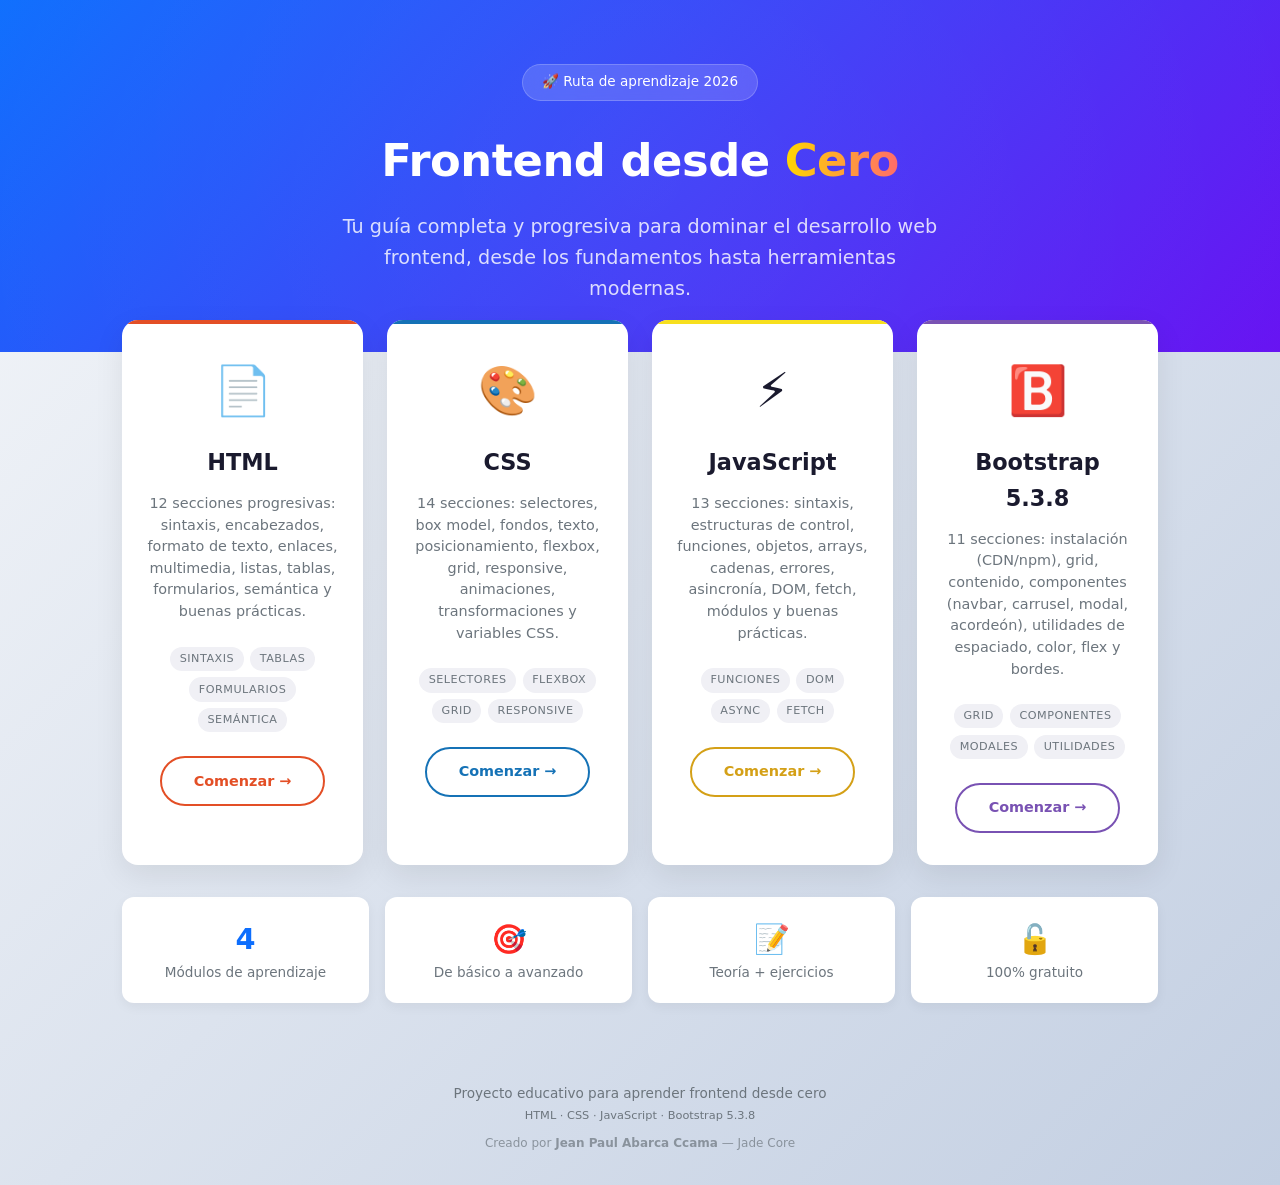
<file: index.html>
<!DOCTYPE html>
<html lang="es">
<head>
    <meta charset="UTF-8">
    <meta name="viewport" content="width=device-width, initial-scale=1.0">
    <title>Frontend desde Cero - Hub de Aprendizaje</title>
    <style>
        /* === Reset y Base === */
        *, *::before, *::after {
            box-sizing: border-box;
            margin: 0;
            padding: 0;
        }

        body {
            font-family: 'Segoe UI', system-ui, -apple-system, sans-serif;
            line-height: 1.6;
            color: #1a1a2e;
            background: linear-gradient(135deg, #f5f7fa 0%, #c3cfe2 100%);
            min-height: 100vh;
        }

        /* === Hero Section === */
        .hero {
            background: linear-gradient(135deg, #0d6efd 0%, #6610f2 100%);
            color: white;
            text-align: center;
            padding: 4rem 2rem 3rem;
            position: relative;
            overflow: hidden;
        }

        .hero::before {
            content: '';
            position: absolute;
            top: -50%;
            left: -50%;
            width: 200%;
            height: 200%;
            background: radial-gradient(circle, rgba(255,255,255,0.05) 0%, transparent 70%);
            animation: heroGlow 8s ease-in-out infinite alternate;
        }

        @keyframes heroGlow {
            0% { transform: translate(0, 0); }
            100% { transform: translate(-10%, -10%); }
        }

        .hero h1 {
            font-size: 2.8rem;
            font-weight: 800;
            margin-bottom: 1rem;
            position: relative;
            letter-spacing: -0.5px;
        }

        .hero h1 span {
            background: linear-gradient(90deg, #ffd700, #ff6b6b);
            -webkit-background-clip: text;
            -webkit-text-fill-color: transparent;
            background-clip: text;
        }

        .hero p {
            font-size: 1.2rem;
            opacity: 0.9;
            max-width: 600px;
            margin: 0 auto;
            position: relative;
            color: rgba(255, 255, 255, 0.9);
        }

        .hero-badge {
            display: inline-block;
            background: rgba(255, 255, 255, 0.15);
            backdrop-filter: blur(10px);
            padding: 0.4rem 1.2rem;
            border-radius: 50px;
            font-size: 0.85rem;
            margin-bottom: 1.5rem;
            position: relative;
            border: 1px solid rgba(255, 255, 255, 0.2);
        }

        /* === Cards Grid === */
        .cards-container {
            max-width: 1100px;
            margin: -2rem auto 2rem;
            padding: 0 2rem;
            position: relative;
            z-index: 1;
        }

        .cards-grid {
            display: grid;
            grid-template-columns: repeat(auto-fit, minmax(240px, 1fr));
            gap: 1.5rem;
        }

        .card {
            background: white;
            border-radius: 16px;
            padding: 2rem 1.5rem;
            text-align: center;
            box-shadow: 0 10px 30px rgba(0, 0, 0, 0.08);
            transition: all 0.3s cubic-bezier(0.4, 0, 0.2, 1);
            position: relative;
            overflow: hidden;
        }

        .card::before {
            content: '';
            position: absolute;
            top: 0;
            left: 0;
            right: 0;
            height: 4px;
            border-radius: 16px 16px 0 0;
        }

        .card:nth-child(1)::before { background: #e34f26; }
        .card:nth-child(2)::before { background: #1572b6; }
        .card:nth-child(3)::before { background: #f7df1e; }
        .card:nth-child(4)::before { background: #7952b3; }

        .card:hover {
            transform: translateY(-8px);
            box-shadow: 0 20px 40px rgba(0, 0, 0, 0.12);
        }

        .card-icon {
            font-size: 3rem;
            margin-bottom: 1rem;
            display: block;
        }

        .card h3 {
            font-size: 1.4rem;
            font-weight: 700;
            margin-bottom: 0.75rem;
            color: #1a1a2e;
        }

        .card p {
            font-size: 0.9rem;
            color: #6c757d;
            margin-bottom: 1.5rem;
            line-height: 1.5;
        }

        .card-tags {
            display: flex;
            flex-wrap: wrap;
            gap: 0.4rem;
            justify-content: center;
            margin-bottom: 1.5rem;
        }

        .card-tags span {
            font-size: 0.7rem;
            background: #f0f0f5;
            padding: 0.2rem 0.6rem;
            border-radius: 50px;
            color: #6c757d;
            font-weight: 500;
            text-transform: uppercase;
            letter-spacing: 0.5px;
        }

        .btn-card {
            display: inline-block;
            padding: 0.7rem 2rem;
            border-radius: 50px;
            text-decoration: none;
            font-weight: 600;
            font-size: 0.9rem;
            transition: all 0.2s;
            border: 2px solid;
            background: transparent;
        }

        .card:nth-child(1) .btn-card {
            color: #e34f26;
            border-color: #e34f26;
        }
        .card:nth-child(1) .btn-card:hover {
            background: #e34f26;
            color: white;
        }

        .card:nth-child(2) .btn-card {
            color: #1572b6;
            border-color: #1572b6;
        }
        .card:nth-child(2) .btn-card:hover {
            background: #1572b6;
            color: white;
        }

        .card:nth-child(3) .btn-card {
            color: #d4a017;
            border-color: #d4a017;
        }
        .card:nth-child(3) .btn-card:hover {
            background: #d4a017;
            color: white;
        }

        .card:nth-child(4) .btn-card {
            color: #7952b3;
            border-color: #7952b3;
        }
        .card:nth-child(4) .btn-card:hover {
            background: #7952b3;
            color: white;
        }

        /* === Stats / Info Bar === */
        .info-bar {
            max-width: 1100px;
            margin: 0 auto 3rem;
            padding: 0 2rem;
        }

        .info-grid {
            display: grid;
            grid-template-columns: repeat(auto-fit, minmax(200px, 1fr));
            gap: 1rem;
        }

        .info-item {
            background: white;
            border-radius: 12px;
            padding: 1.2rem;
            text-align: center;
            box-shadow: 0 4px 12px rgba(0, 0, 0, 0.05);
        }

        .info-item .number {
            font-size: 1.8rem;
            font-weight: 800;
            color: #0d6efd;
        }

        .info-item .label {
            font-size: 0.85rem;
            color: #6c757d;
        }

        /* === Footer === */
        footer {
            text-align: center;
            padding: 2rem;
            color: #6c757d;
            font-size: 0.85rem;
        }

        footer a {
            color: #0d6efd;
            text-decoration: none;
        }

        footer a:hover {
            text-decoration: underline;
        }

        /* === Responsive === */
        @media (max-width: 768px) {
            .hero {
                padding: 2.5rem 1.5rem 2rem;
            }
            .cards-container {
                margin-top: -1.5rem;
            }
            .cards-grid {
                grid-template-columns: repeat(2, 1fr);
                gap: 1rem;
            }
            .info-grid {
                grid-template-columns: repeat(2, 1fr);
            }
        }

        @media (max-width: 480px) {
            .hero h1 {
                font-size: 1.6rem;
            }
            .hero p {
                font-size: 0.95rem;
            }
            .hero-badge {
                font-size: 0.75rem;
                padding: 0.3rem 1rem;
            }
            .cards-container {
                padding: 0 0.75rem;
                margin-top: -1rem;
            }
            .cards-grid {
                grid-template-columns: 1fr;
                gap: 0.75rem;
            }
            .card {
                padding: 1.25rem 1rem;
            }
            .card-icon {
                font-size: 2rem;
            }
            .card h3 {
                font-size: 1.1rem;
            }
            .card p {
                font-size: 0.8rem;
            }
            .card-tags span {
                font-size: 0.6rem;
            }
            .btn-card {
                padding: 0.5rem 1.25rem;
                font-size: 0.8rem;
            }
            .info-bar {
                padding: 0 0.75rem;
            }
            .info-grid {
                grid-template-columns: 1fr;
                gap: 0.5rem;
            }
            .info-item {
                padding: 0.75rem;
            }
            .info-item .number {
                font-size: 1.3rem;
            }
        }
    </style>
</head>
<body>
    <section class="hero">
        <div class="hero-badge">🚀 Ruta de aprendizaje 2026</div>
        <h1>Frontend desde <span>Cero</span></h1>
        <p>Tu guía completa y progresiva para dominar el desarrollo web frontend, desde los fundamentos hasta herramientas modernas.</p>
    </section>

    <div class="cards-container">
        <div class="cards-grid">
            <div class="card">
                <span class="card-icon">📄</span>
                <h3>HTML</h3>
                <p>12 secciones progresivas: sintaxis, encabezados, formato de texto, enlaces, multimedia, listas, tablas, formularios, semántica y buenas prácticas.</p>
                <div class="card-tags">
                    <span>sintaxis</span>
                    <span>tablas</span>
                    <span>formularios</span>
                    <span>semántica</span>
                </div>
                <a href="html/index.html" class="btn-card">Comenzar →</a>
            </div>

            <div class="card">
                <span class="card-icon">🎨</span>
                <h3>CSS</h3>
                <p>14 secciones: selectores, box model, fondos, texto, posicionamiento, flexbox, grid, responsive, animaciones, transformaciones y variables CSS.</p>
                <div class="card-tags">
                    <span>selectores</span>
                    <span>flexbox</span>
                    <span>grid</span>
                    <span>responsive</span>
                </div>
                <a href="css/index.html" class="btn-card">Comenzar →</a>
            </div>

            <div class="card">
                <span class="card-icon">⚡</span>
                <h3>JavaScript</h3>
                <p>13 secciones: sintaxis, estructuras de control, funciones, objetos, arrays, cadenas, errores, asincronía, DOM, fetch, módulos y buenas prácticas.</p>
                <div class="card-tags">
                    <span>funciones</span>
                    <span>DOM</span>
                    <span>async</span>
                    <span>fetch</span>
                </div>
                <a href="js/index.html" class="btn-card">Comenzar →</a>
            </div>

            <div class="card">
                <span class="card-icon">🅱️</span>
                <h3>Bootstrap 5.3.8</h3>
                <p>11 secciones: instalación (CDN/npm), grid, contenido, componentes (navbar, carrusel, modal, acordeón), utilidades de espaciado, color, flex y bordes.</p>
                <div class="card-tags">
                    <span>grid</span>
                    <span>componentes</span>
                    <span>modales</span>
                    <span>utilidades</span>
                </div>
                <a href="bootstrap/index.html" class="btn-card">Comenzar →</a>
            </div>
        </div>
    </div>

    <section class="info-bar">
        <div class="info-grid">
            <div class="info-item">
                <div class="number">4</div>
                <div class="label">Módulos de aprendizaje</div>
            </div>
            <div class="info-item">
                <div class="number">🎯</div>
                <div class="label">De básico a avanzado</div>
            </div>
            <div class="info-item">
                <div class="number">📝</div>
                <div class="label">Teoría + ejercicios</div>
            </div>
            <div class="info-item">
                <div class="number">🔓</div>
                <div class="label">100% gratuito</div>
            </div>
        </div>
    </section>

    <footer>
        <p>Proyecto educativo para aprender frontend desde cero</p>
        <p><small>HTML · CSS · JavaScript · Bootstrap 5.3.8</small></p>
        <p style="margin-top: 0.5rem; font-size: 0.75rem; opacity: 0.7;">Creado por <strong>Jean Paul Abarca Ccama</strong> — Jade Core</p>
    </footer>
</body>
</html>
</file>
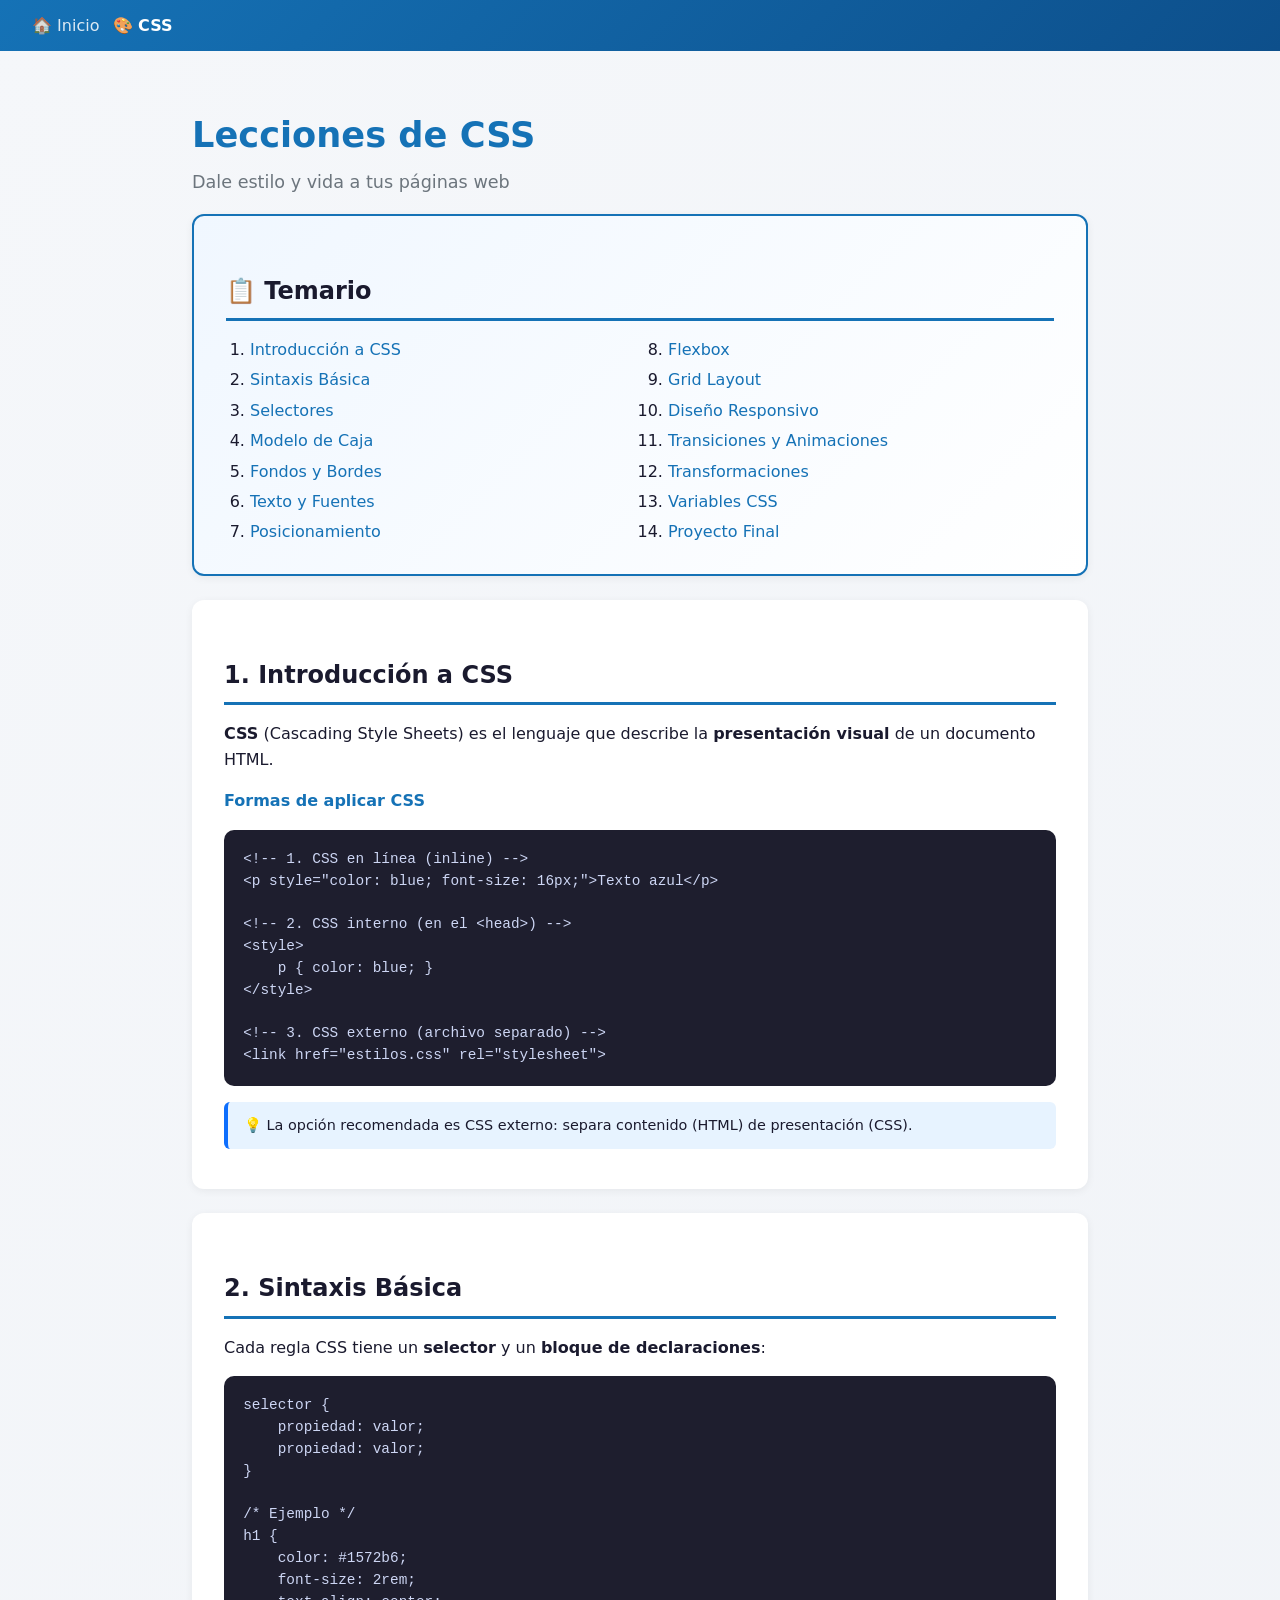
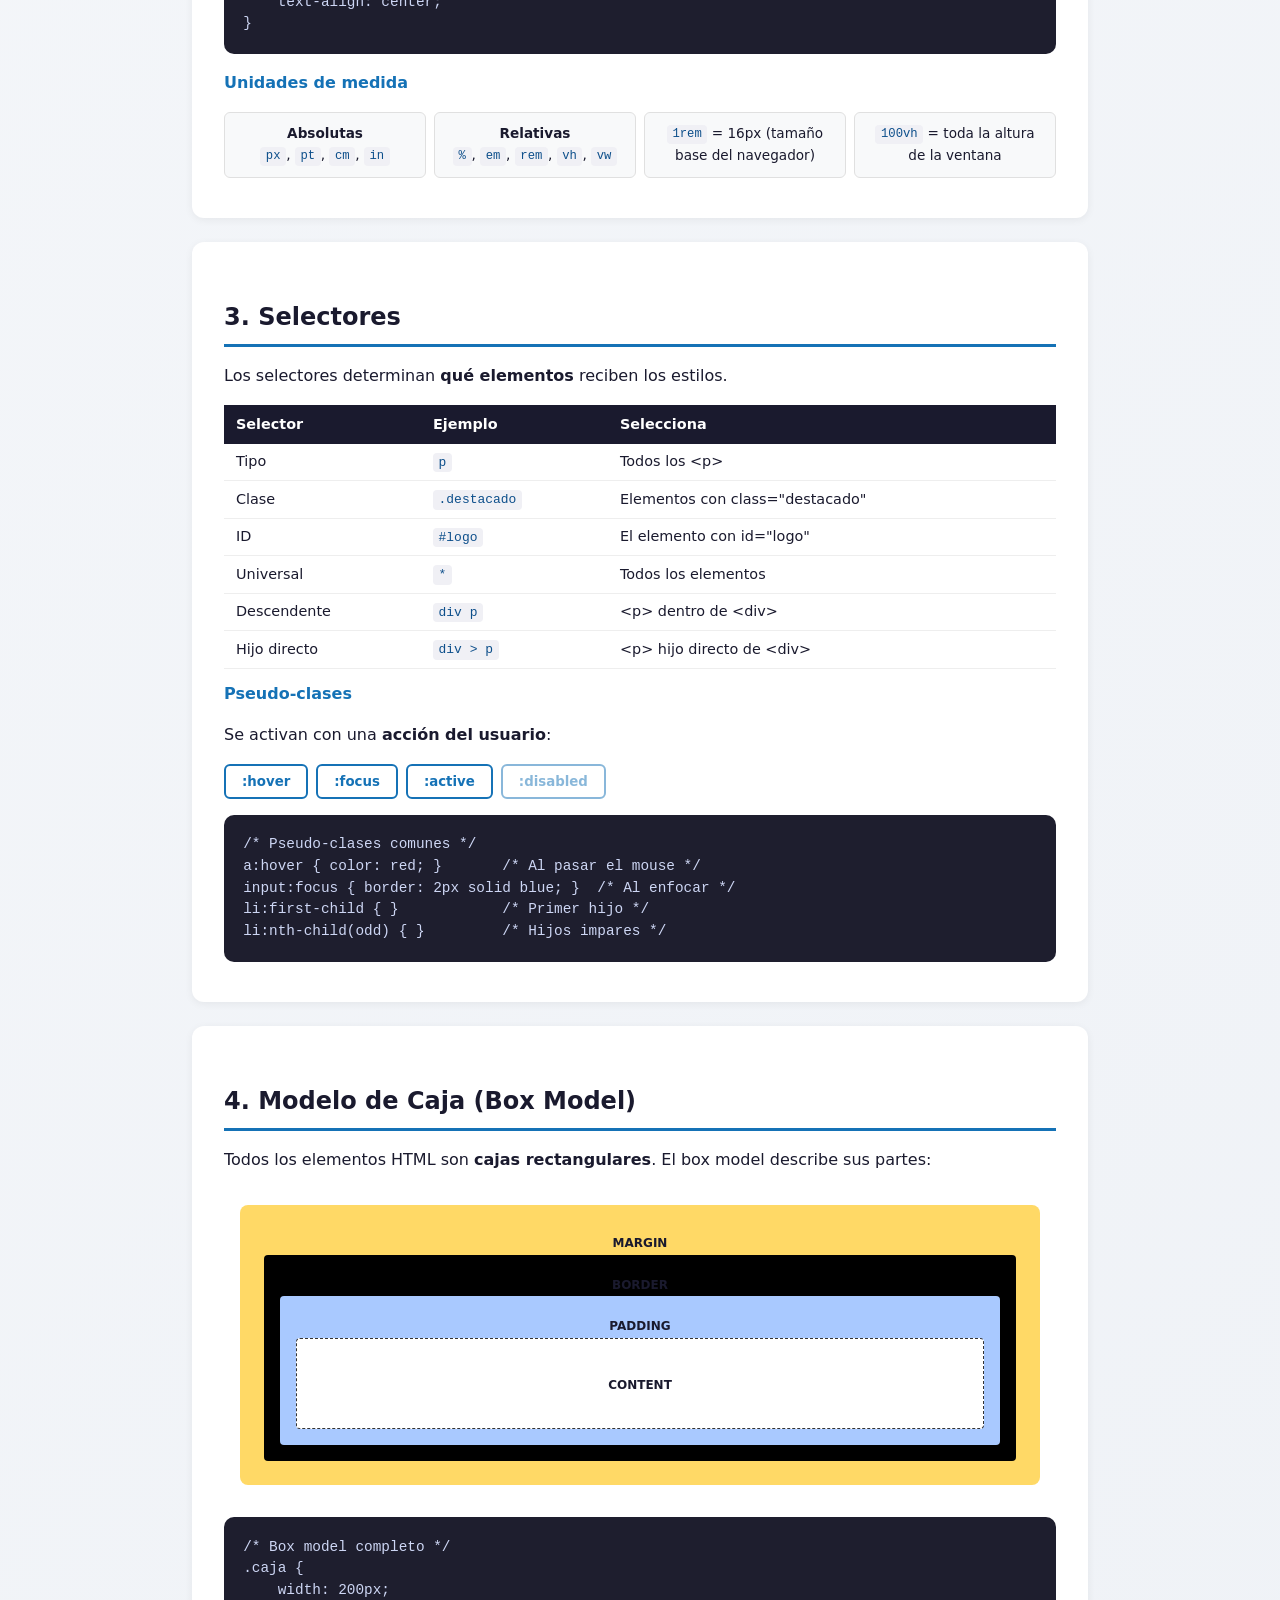
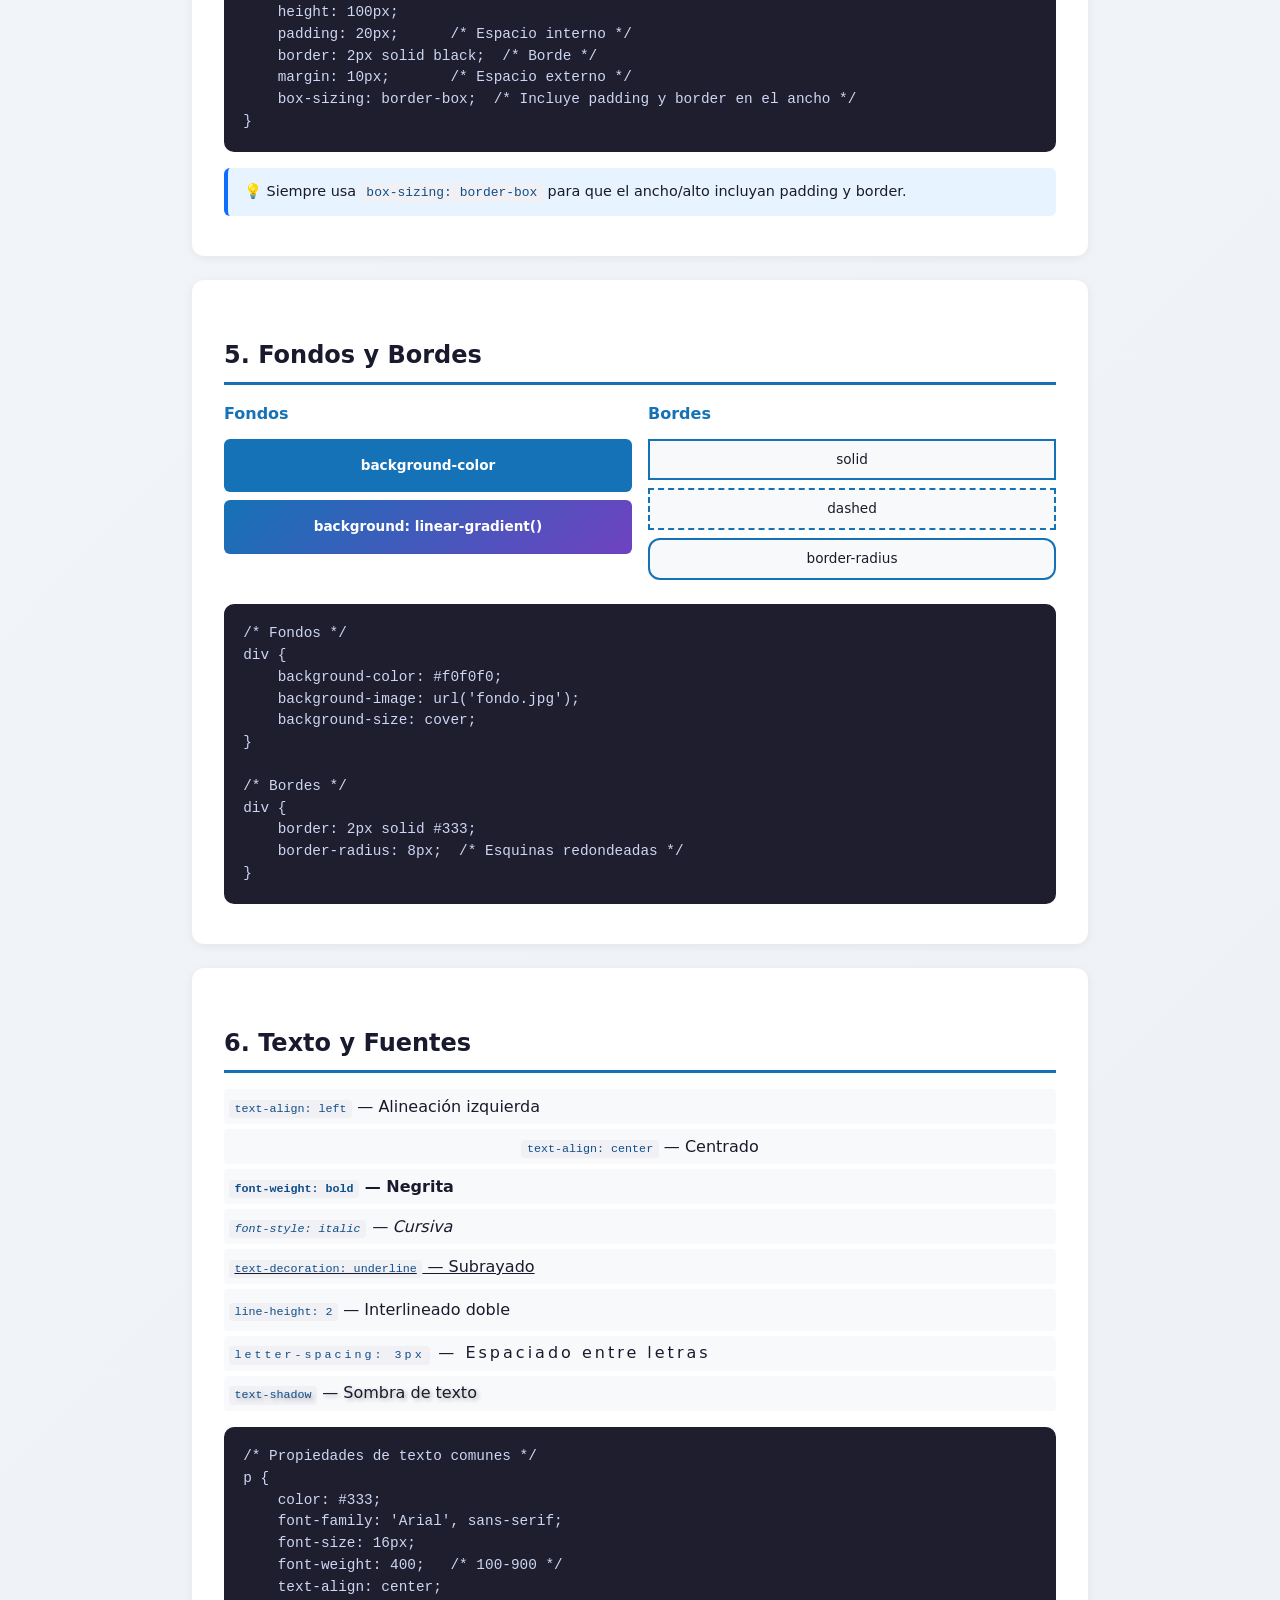
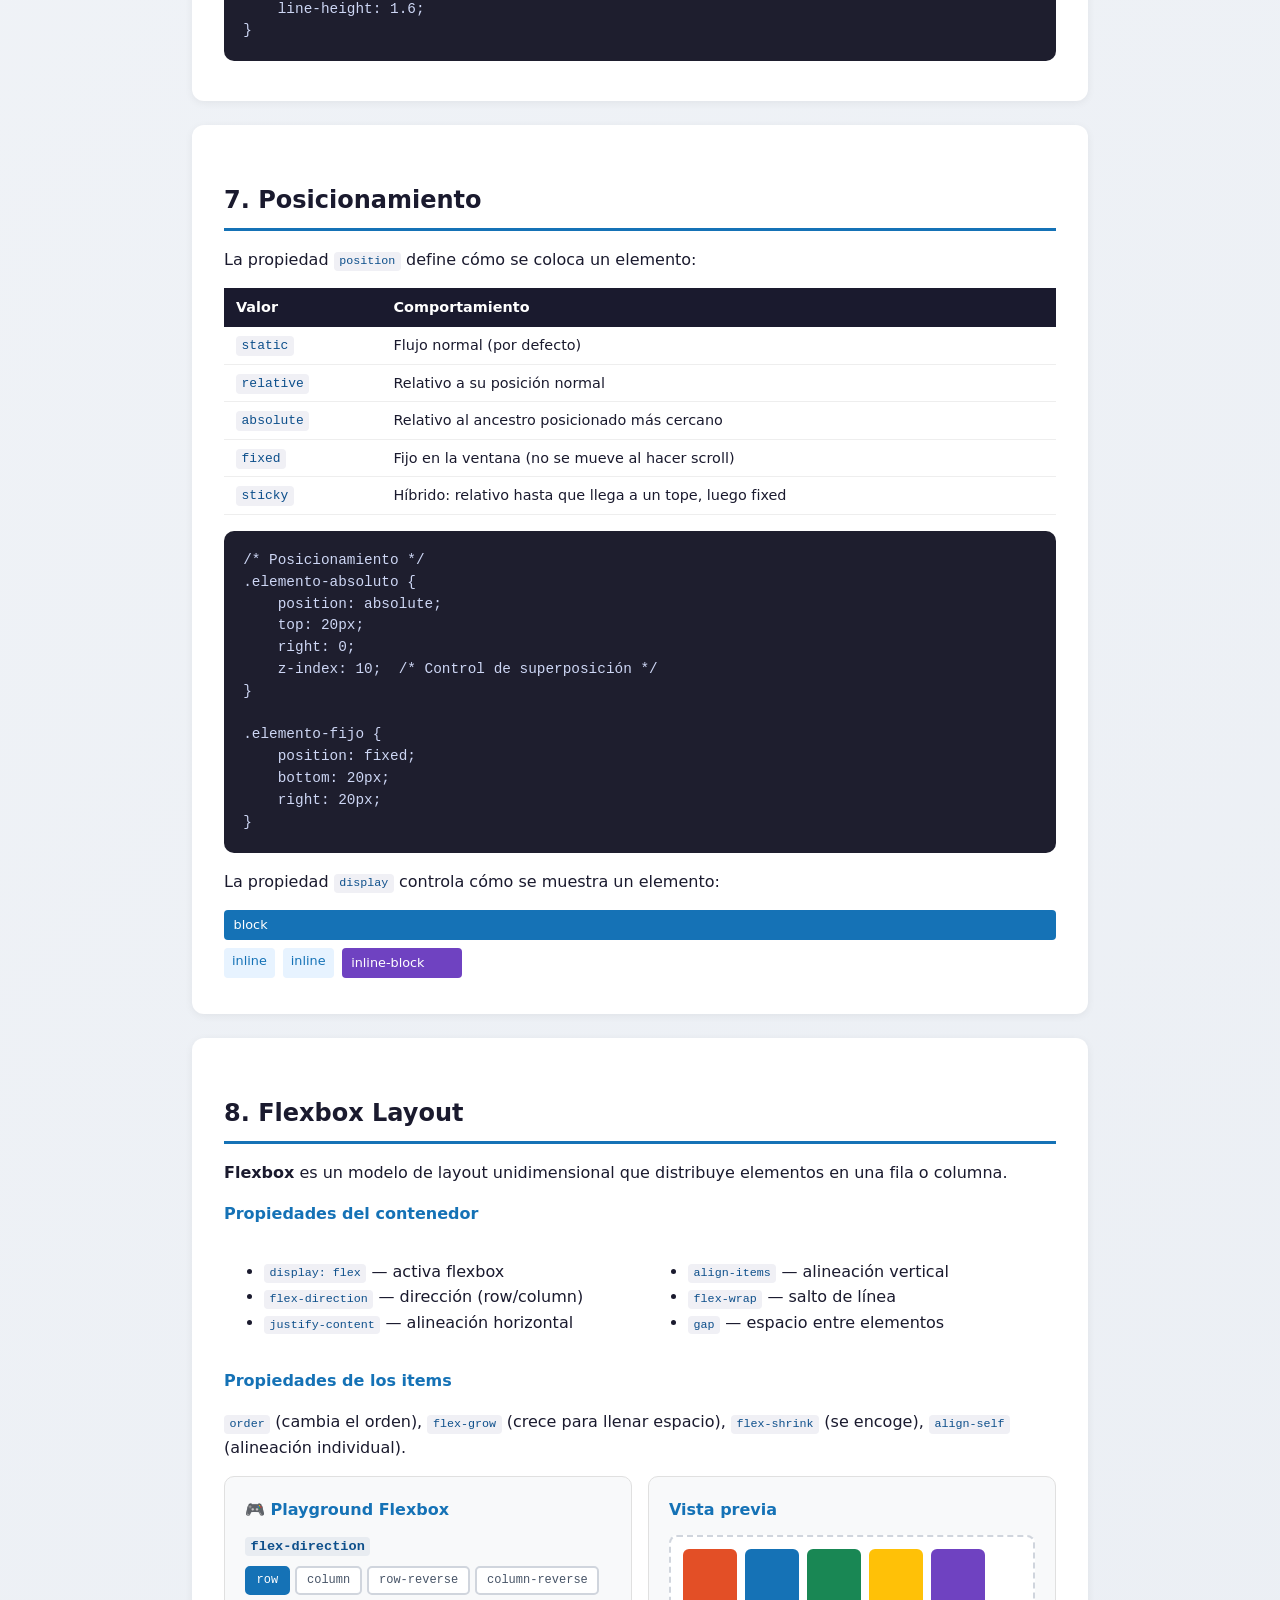
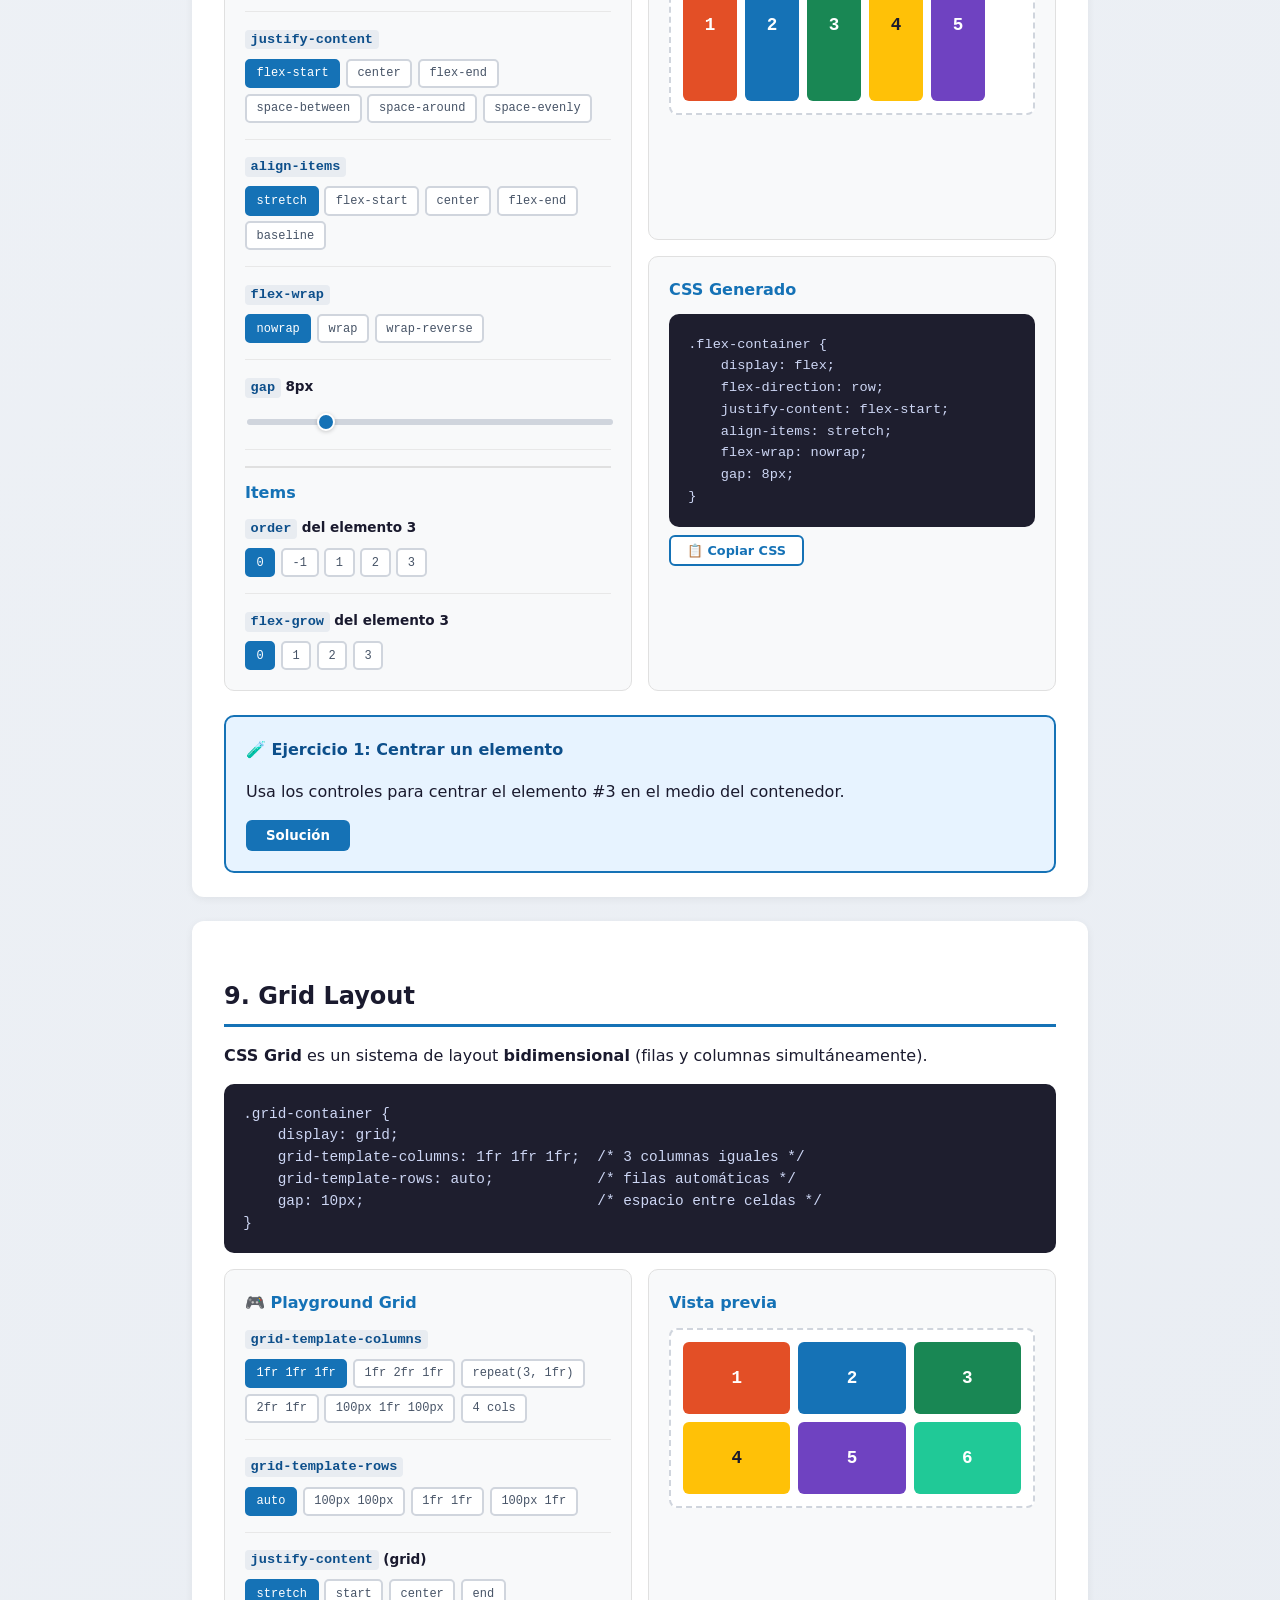
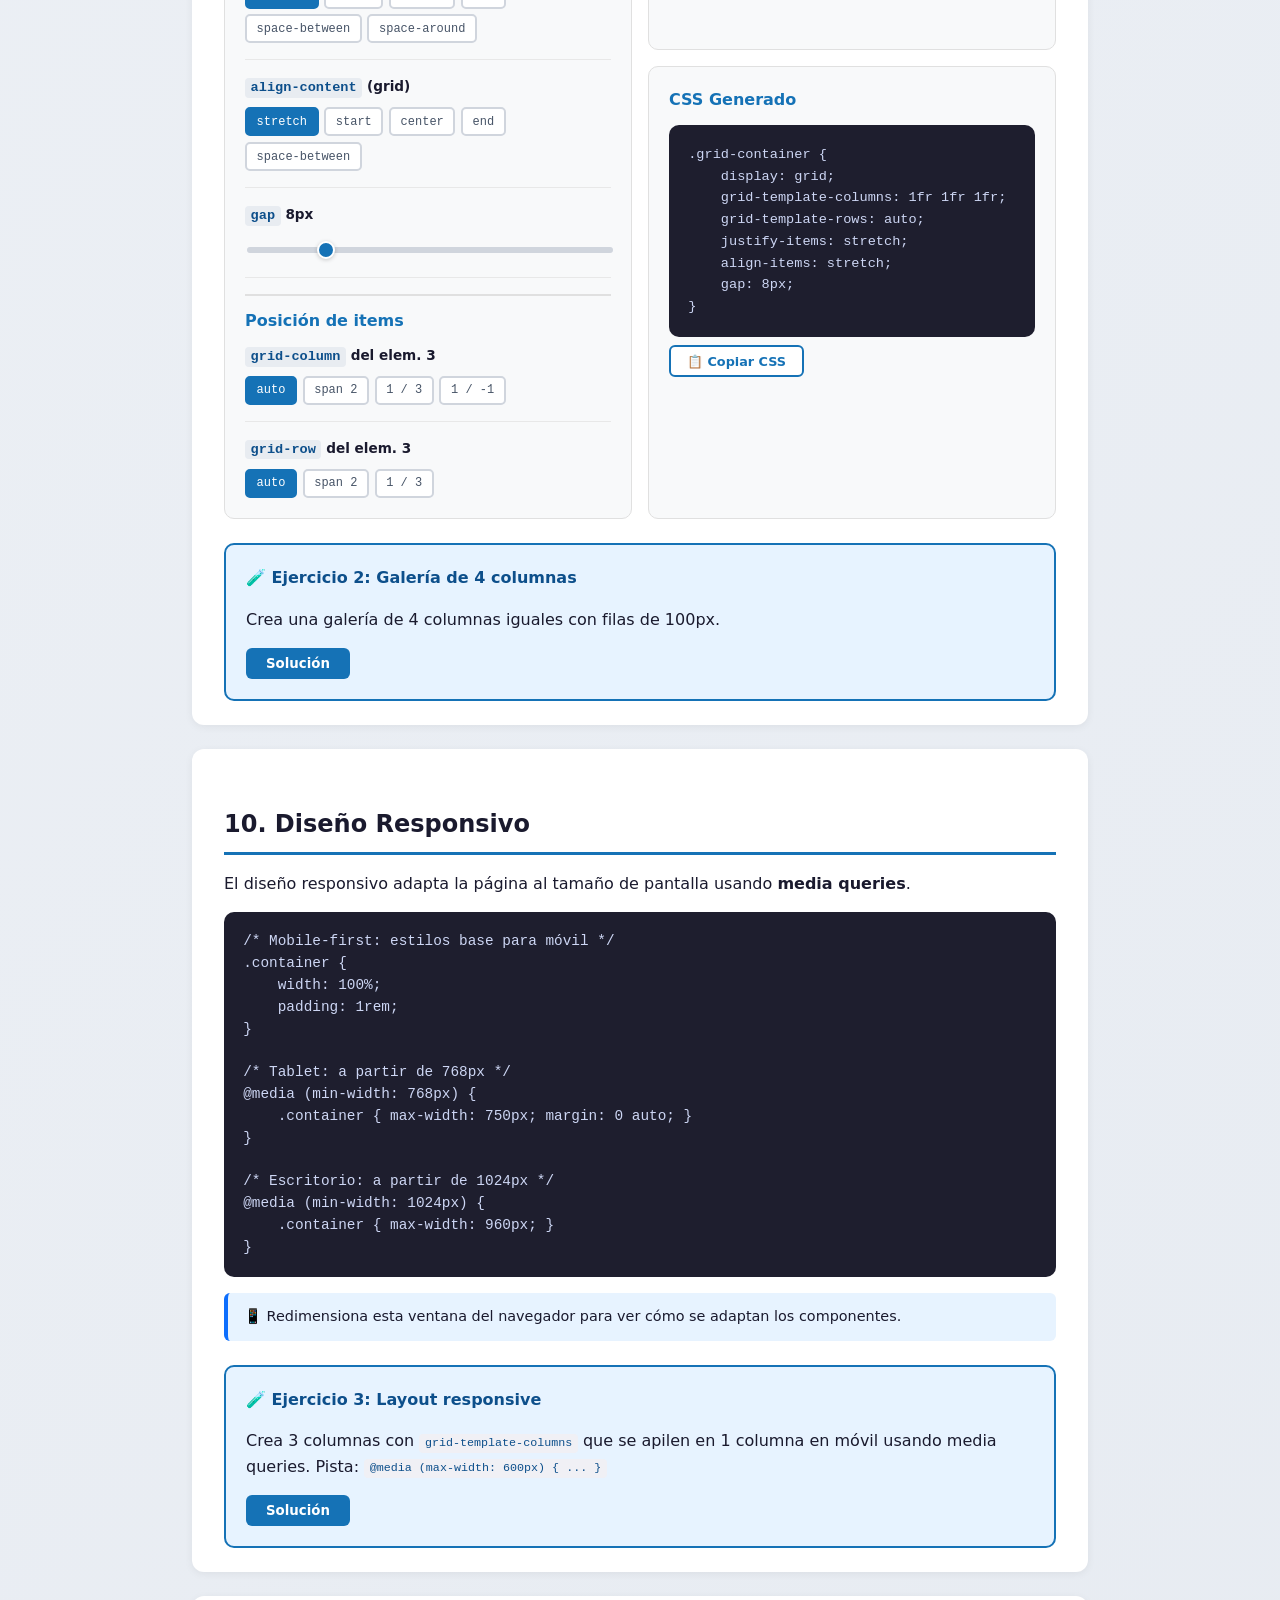
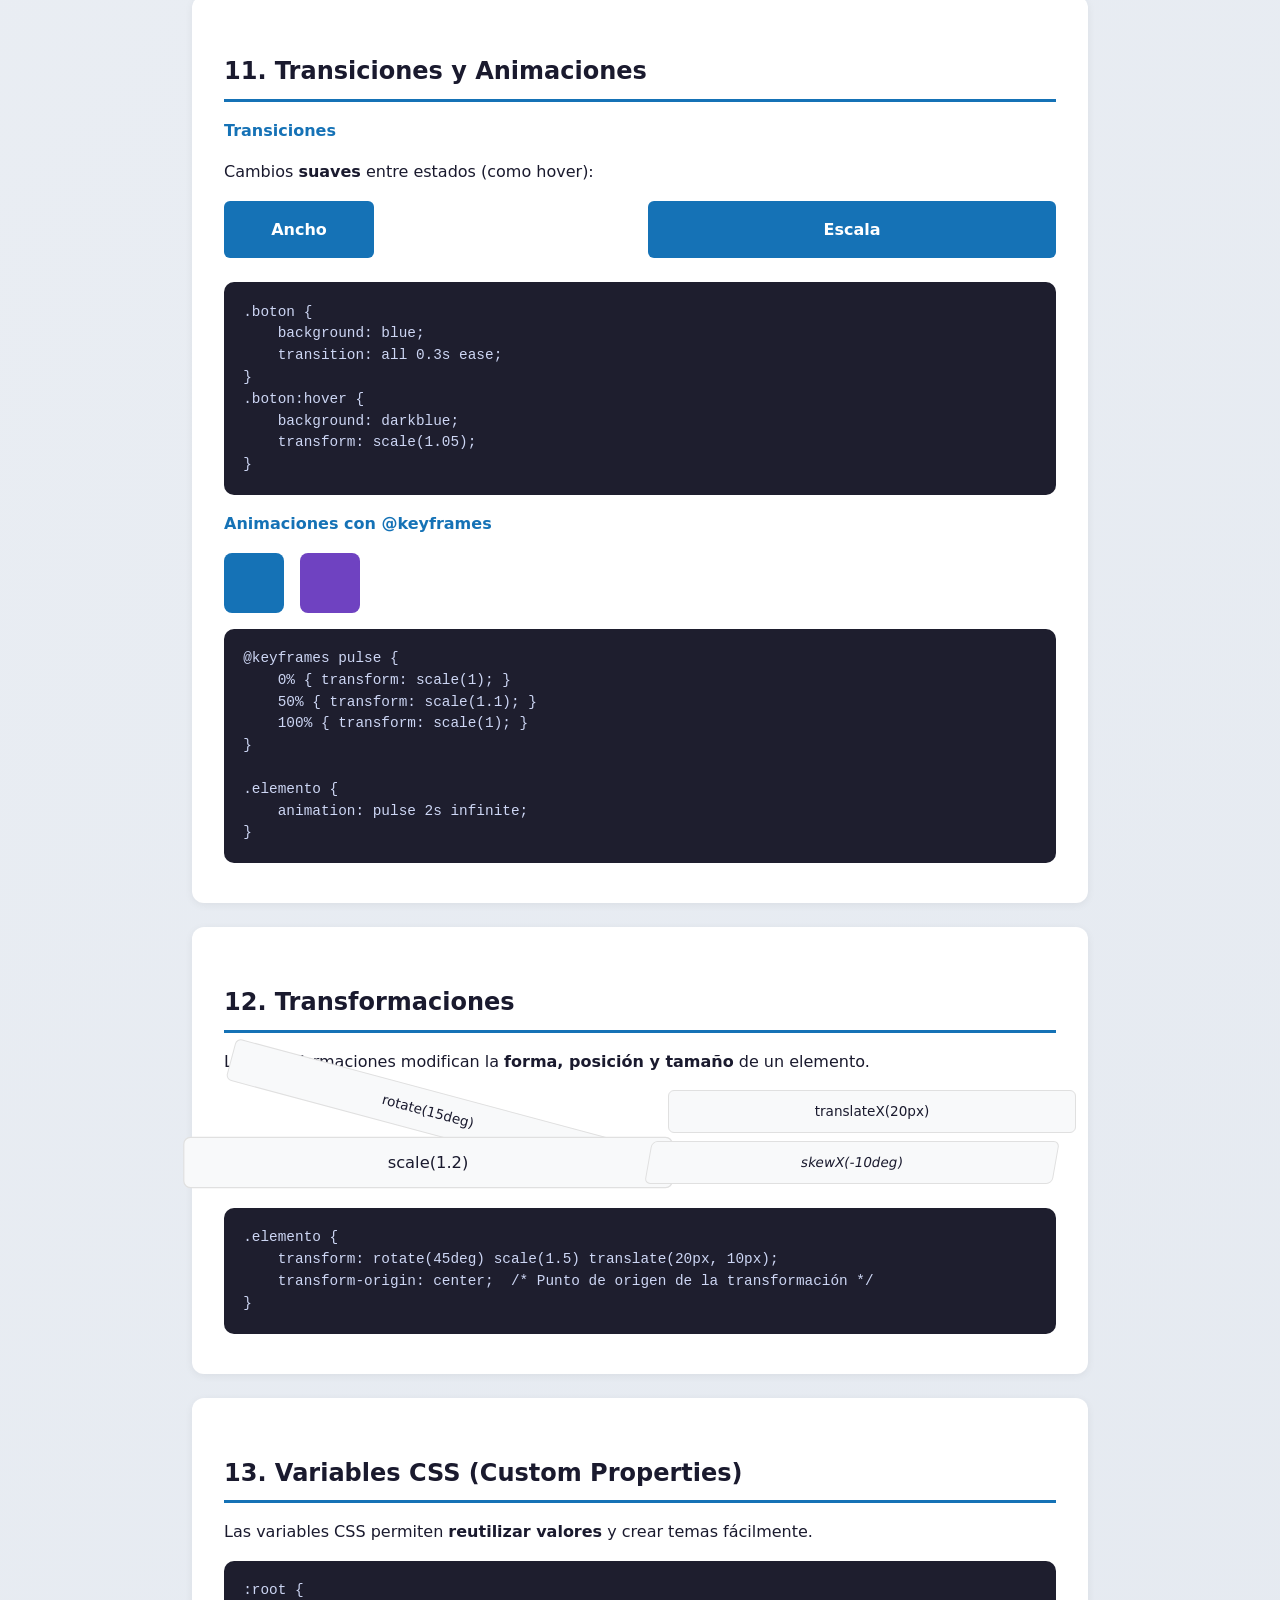
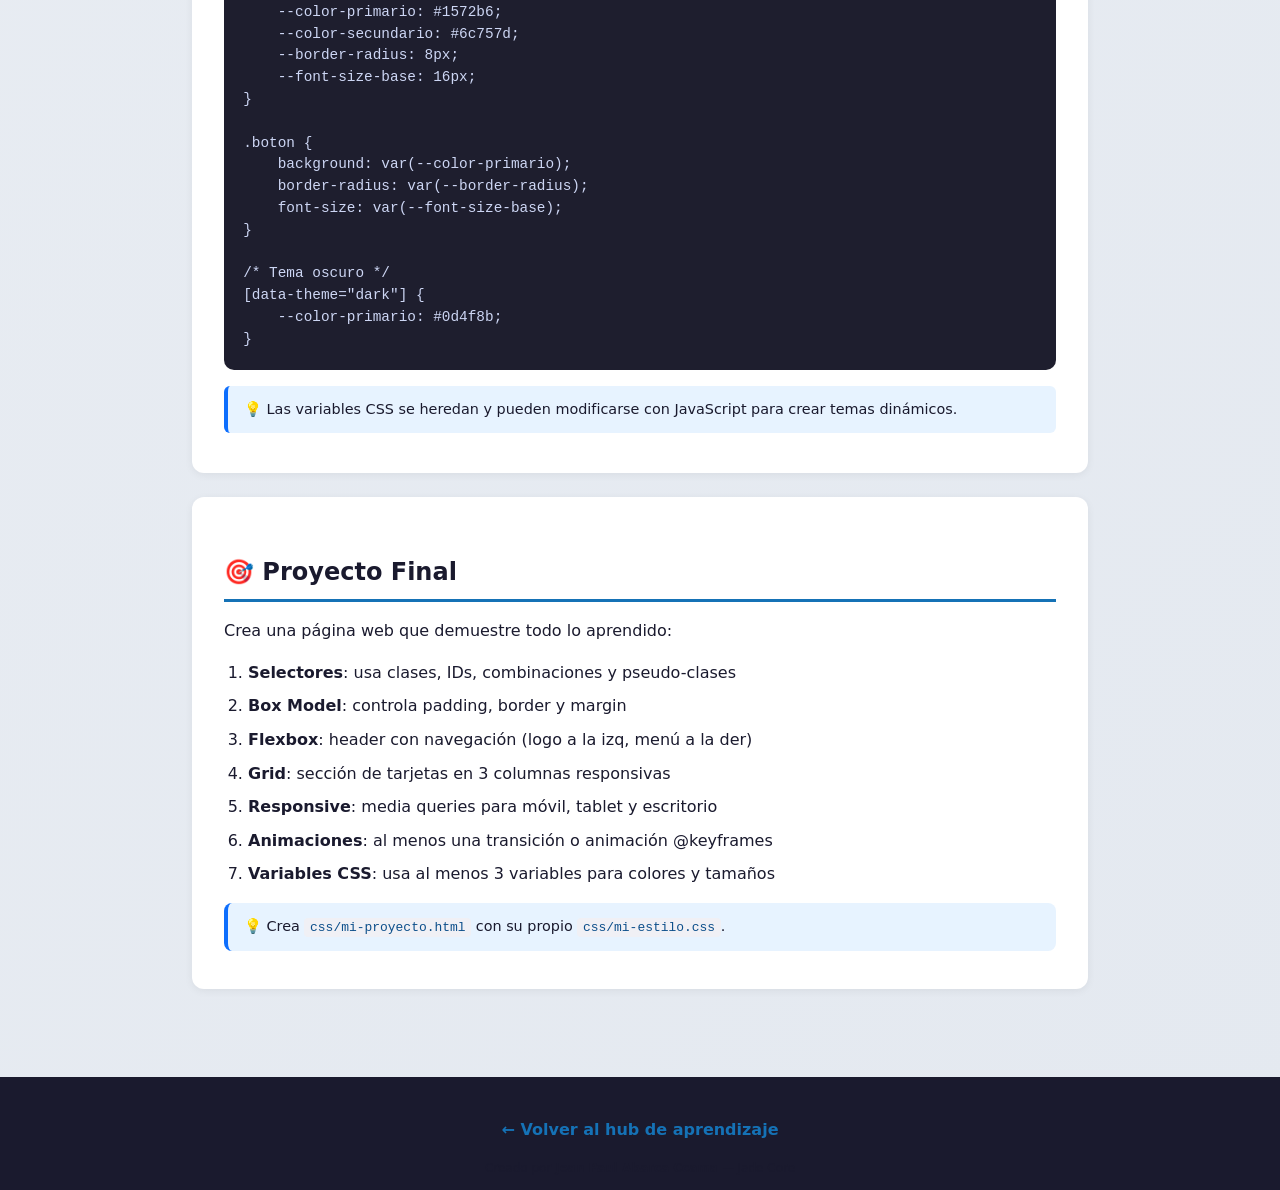
<file: css/index.html>
<!DOCTYPE html>
<html lang="es">
<head>
    <meta charset="UTF-8">
    <meta name="viewport" content="width=device-width, initial-scale=1.0">
    <title>CSS - Frontend desde Cero</title>
    <link href="css/style.css" rel="stylesheet">
</head>
<body>
    <nav class="breadcrumb">
        <a href="../index.html">🏠 Inicio</a>
        <span>🎨 CSS</span>
    </nav>

    <div class="container">
        <header>
            <h1>Lecciones de CSS</h1>
            <p class="subtitle">Dale estilo y vida a tus páginas web</p>
        </header>

        <section class="content-section toc">
            <h2>📋 Temario</h2>
            <ol class="toc-list">
                <li><a href="#s1">Introducción a CSS</a></li>
                <li><a href="#s2">Sintaxis Básica</a></li>
                <li><a href="#s3">Selectores</a></li>
                <li><a href="#s4">Modelo de Caja</a></li>
                <li><a href="#s5">Fondos y Bordes</a></li>
                <li><a href="#s6">Texto y Fuentes</a></li>
                <li><a href="#s7">Posicionamiento</a></li>
                <li><a href="#s8">Flexbox</a></li>
                <li><a href="#s9">Grid Layout</a></li>
                <li><a href="#s10">Diseño Responsivo</a></li>
                <li><a href="#s11">Transiciones y Animaciones</a></li>
                <li><a href="#s12">Transformaciones</a></li>
                <li><a href="#s13">Variables CSS</a></li>
                <li><a href="#s14">Proyecto Final</a></li>
            </ol>
        </section>

        <!-- ============================================================ -->
        <!-- S1: INTRODUCCIÓN                                            -->
        <!-- ============================================================ -->
        <section class="content-section" id="s1">
            <h2>1. Introducción a CSS</h2>
            <p><strong>CSS</strong> (Cascading Style Sheets) es el lenguaje que describe la <strong>presentación visual</strong> de un documento HTML.</p>
            <h3>Formas de aplicar CSS</h3>
            <div class="code-example">
                <pre><code>&lt;!-- 1. CSS en línea (inline) --&gt;
&lt;p style="color: blue; font-size: 16px;"&gt;Texto azul&lt;/p&gt;

&lt;!-- 2. CSS interno (en el &lt;head&gt;) --&gt;
&lt;style&gt;
    p { color: blue; }
&lt;/style&gt;

&lt;!-- 3. CSS externo (archivo separado) --&gt;
&lt;link href="estilos.css" rel="stylesheet"&gt;</code></pre>
            </div>
            <div class="info-box"><strong>💡</strong> La opción recomendada es CSS externo: separa contenido (HTML) de presentación (CSS).</div>
        </section>

        <!-- ============================================================ -->
        <!-- S2: SINTAXIS                                                -->
        <!-- ============================================================ -->
        <section class="content-section" id="s2">
            <h2>2. Sintaxis Básica</h2>
            <p>Cada regla CSS tiene un <strong>selector</strong> y un <strong>bloque de declaraciones</strong>:</p>
            <div class="code-example">
                <pre><code>selector {
    propiedad: valor;
    propiedad: valor;
}

/* Ejemplo */
h1 {
    color: #1572b6;
    font-size: 2rem;
    text-align: center;
}</code></pre>
            </div>
            <h3>Unidades de medida</h3>
            <div class="units-grid">
                <div class="unit-card"><strong>Absolutas</strong><br><code>px</code>, <code>pt</code>, <code>cm</code>, <code>in</code></div>
                <div class="unit-card"><strong>Relativas</strong><br><code>%</code>, <code>em</code>, <code>rem</code>, <code>vh</code>, <code>vw</code></div>
                <div class="unit-card"><code>1rem</code> = 16px (tamaño base del navegador)</div>
                <div class="unit-card"><code>100vh</code> = toda la altura de la ventana</div>
            </div>
        </section>

        <!-- ============================================================ -->
        <!-- S3: SELECTORES                                              -->
        <!-- ============================================================ -->
        <section class="content-section" id="s3">
            <h2>3. Selectores</h2>
            <p>Los selectores determinan <strong>qué elementos</strong> reciben los estilos.</p>
            <table class="mini-table">
                <tr><th>Selector</th><th>Ejemplo</th><th>Selecciona</th></tr>
                <tr><td>Tipo</td><td><code>p</code></td><td>Todos los &lt;p&gt;</td></tr>
                <tr><td>Clase</td><td><code>.destacado</code></td><td>Elementos con class="destacado"</td></tr>
                <tr><td>ID</td><td><code>#logo</code></td><td>El elemento con id="logo"</td></tr>
                <tr><td>Universal</td><td><code>*</code></td><td>Todos los elementos</td></tr>
                <tr><td>Descendente</td><td><code>div p</code></td><td>&lt;p&gt; dentro de &lt;div&gt;</td></tr>
                <tr><td>Hijo directo</td><td><code>div &gt; p</code></td><td>&lt;p&gt; hijo directo de &lt;div&gt;</td></tr>
            </table>

            <h3>Pseudo-clases</h3>
            <p>Se activan con una <strong>acción del usuario</strong>:</p>
            <div class="pseudo-demo">
                <button class="pseudo-btn">:hover</button>
                <button class="pseudo-btn pseudo-focus">:focus</button>
                <button class="pseudo-btn pseudo-active">:active</button>
                <button class="pseudo-btn disabled">:disabled</button>
            </div>
            <div class="code-example">
                <pre><code>/* Pseudo-clases comunes */
a:hover { color: red; }       /* Al pasar el mouse */
input:focus { border: 2px solid blue; }  /* Al enfocar */
li:first-child { }            /* Primer hijo */
li:nth-child(odd) { }         /* Hijos impares */</code></pre>
            </div>
        </section>

        <!-- ============================================================ -->
        <!-- S4: BOX MODEL                                               -->
        <!-- ============================================================ -->
        <section class="content-section" id="s4">
            <h2>4. Modelo de Caja (Box Model)</h2>
            <p>Todos los elementos HTML son <strong>cajas rectangulares</strong>. El box model describe sus partes:</p>
            <div class="box-model-visual">
                <div class="bm-margin">
                    <span class="bm-label">margin</span>
                    <div class="bm-border">
                        <span class="bm-label">border</span>
                        <div class="bm-padding">
                            <span class="bm-label">padding</span>
                            <div class="bm-content">
                                <span class="bm-label">content</span>
                            </div>
                        </div>
                    </div>
                </div>
            </div>
            <div class="code-example">
                <pre><code>/* Box model completo */
.caja {
    width: 200px;
    height: 100px;
    padding: 20px;      /* Espacio interno */
    border: 2px solid black;  /* Borde */
    margin: 10px;       /* Espacio externo */
    box-sizing: border-box;  /* Incluye padding y border en el ancho */
}</code></pre>
            </div>
            <div class="info-box"><strong>💡</strong> Siempre usa <code>box-sizing: border-box</code> para que el ancho/alto incluyan padding y border.</div>
        </section>

        <!-- ============================================================ -->
        <!-- S5: FONDOS Y BORDES                                         -->
        <!-- ============================================================ -->
        <section class="content-section" id="s5">
            <h2>5. Fondos y Bordes</h2>
            <div class="demo-cols">
                <div class="demo-col">
                    <h3>Fondos</h3>
                    <div class="bg-demo bg-color">background-color</div>
                    <div class="bg-demo bg-gradient">background: linear-gradient()</div>
                </div>
                <div class="demo-col">
                    <h3>Bordes</h3>
                    <div class="border-demo b-solid">solid</div>
                    <div class="border-demo b-dashed">dashed</div>
                    <div class="border-demo b-rounded">border-radius</div>
                </div>
            </div>
            <div class="code-example">
                <pre><code>/* Fondos */
div {
    background-color: #f0f0f0;
    background-image: url('fondo.jpg');
    background-size: cover;
}

/* Bordes */
div {
    border: 2px solid #333;
    border-radius: 8px;  /* Esquinas redondeadas */
}</code></pre>
            </div>
        </section>

        <!-- ============================================================ -->
        <!-- S6: TEXTO Y FUENTES                                         -->
        <!-- ============================================================ -->
        <section class="content-section" id="s6">
            <h2>6. Texto y Fuentes</h2>
            <div class="text-demo-list">
                <p style="text-align:left"><code>text-align: left</code> — Alineación izquierda</p>
                <p style="text-align:center"><code>text-align: center</code> — Centrado</p>
                <p style="font-weight:bold"><code>font-weight: bold</code> — Negrita</p>
                <p style="font-style:italic"><code>font-style: italic</code> — Cursiva</p>
                <p style="text-decoration:underline"><code>text-decoration: underline</code> — Subrayado</p>
                <p style="line-height:2"><code>line-height: 2</code> — Interlineado doble</p>
                <p style="letter-spacing:3px"><code>letter-spacing: 3px</code> — Espaciado entre letras</p>
                <p style="text-shadow:2px 2px 4px rgba(0,0,0,0.3)"><code>text-shadow</code> — Sombra de texto</p>
            </div>
            <div class="code-example">
                <pre><code>/* Propiedades de texto comunes */
p {
    color: #333;
    font-family: 'Arial', sans-serif;
    font-size: 16px;
    font-weight: 400;   /* 100-900 */
    text-align: center;
    line-height: 1.6;
}</code></pre>
            </div>
        </section>

        <!-- ============================================================ -->
        <!-- S7: POSICIONAMIENTO                                         -->
        <!-- ============================================================ -->
        <section class="content-section" id="s7">
            <h2>7. Posicionamiento</h2>
            <p>La propiedad <code>position</code> define cómo se coloca un elemento:</p>
            <table class="mini-table">
                <tr><th>Valor</th><th>Comportamiento</th></tr>
                <tr><td><code>static</code></td><td>Flujo normal (por defecto)</td></tr>
                <tr><td><code>relative</code></td><td>Relativo a su posición normal</td></tr>
                <tr><td><code>absolute</code></td><td>Relativo al ancestro posicionado más cercano</td></tr>
                <tr><td><code>fixed</code></td><td>Fijo en la ventana (no se mueve al hacer scroll)</td></tr>
                <tr><td><code>sticky</code></td><td>Híbrido: relativo hasta que llega a un tope, luego fixed</td></tr>
            </table>
            <div class="code-example">
                <pre><code>/* Posicionamiento */
.elemento-absoluto {
    position: absolute;
    top: 20px;
    right: 0;
    z-index: 10;  /* Control de superposición */
}

.elemento-fijo {
    position: fixed;
    bottom: 20px;
    right: 20px;
}</code></pre>
            </div>
            <p>La propiedad <code>display</code> controla cómo se muestra un elemento:</p>
            <div class="display-demo">
                <span class="disp-block">block</span>
                <span class="disp-inline">inline</span>
                <span class="disp-inline">inline</span>
                <span class="disp-inline-block">inline-block</span>
                <span class="disp-none" style="display:none">none (oculto)</span>
            </div>
        </section>

        <!-- ============================================================ -->
        <!-- S8: FLEXBOX                                                 -->
        <!-- ============================================================ -->
        <section class="content-section" id="s8">
            <h2>8. Flexbox Layout</h2>
            <p><strong>Flexbox</strong> es un modelo de layout unidimensional que distribuye elementos en una fila o columna.</p>
            <h3>Propiedades del contenedor</h3>
            <div class="demo-cols">
                <div class="demo-col">
                    <ul>
                        <li><code>display: flex</code> — activa flexbox</li>
                        <li><code>flex-direction</code> — dirección (row/column)</li>
                        <li><code>justify-content</code> — alineación horizontal</li>
                    </ul>
                </div>
                <div class="demo-col">
                    <ul>
                        <li><code>align-items</code> — alineación vertical</li>
                        <li><code>flex-wrap</code> — salto de línea</li>
                        <li><code>gap</code> — espacio entre elementos</li>
                    </ul>
                </div>
            </div>
            <h3>Propiedades de los items</h3>
            <p><code>order</code> (cambia el orden), <code>flex-grow</code> (crece para llenar espacio), <code>flex-shrink</code> (se encoge), <code>align-self</code> (alineación individual).</p>

            <!-- Playground Flexbox (ya existente) -->
            <div class="playground-layout" style="margin-top:1rem">
                <div class="controls-panel">
                    <h3>🎮 Playground Flexbox</h3>
                    <div class="control-group">
                        <label><code>flex-direction</code></label>
                        <div class="btn-group" data-prop="flexDirection">
                            <button class="ctrl-btn active" data-value="row" aria-pressed="true">row</button>
                            <button class="ctrl-btn" data-value="column" aria-pressed="false">column</button>
                            <button class="ctrl-btn" data-value="row-reverse" aria-pressed="false">row-reverse</button>
                            <button class="ctrl-btn" data-value="column-reverse" aria-pressed="false">column-reverse</button>
                        </div>
                    </div>
                    <div class="control-group">
                        <label><code>justify-content</code></label>
                        <div class="btn-group" data-prop="justifyContent">
                            <button class="ctrl-btn active" data-value="flex-start" aria-pressed="true">flex-start</button>
                            <button class="ctrl-btn" data-value="center" aria-pressed="false">center</button>
                            <button class="ctrl-btn" data-value="flex-end" aria-pressed="false">flex-end</button>
                            <button class="ctrl-btn" data-value="space-between" aria-pressed="false">space-between</button>
                            <button class="ctrl-btn" data-value="space-around" aria-pressed="false">space-around</button>
                            <button class="ctrl-btn" data-value="space-evenly" aria-pressed="false">space-evenly</button>
                        </div>
                    </div>
                    <div class="control-group">
                        <label><code>align-items</code></label>
                        <div class="btn-group" data-prop="alignItems">
                            <button class="ctrl-btn active" data-value="stretch" aria-pressed="true">stretch</button>
                            <button class="ctrl-btn" data-value="flex-start" aria-pressed="false">flex-start</button>
                            <button class="ctrl-btn" data-value="center" aria-pressed="false">center</button>
                            <button class="ctrl-btn" data-value="flex-end" aria-pressed="false">flex-end</button>
                            <button class="ctrl-btn" data-value="baseline" aria-pressed="false">baseline</button>
                        </div>
                    </div>
                    <div class="control-group">
                        <label><code>flex-wrap</code></label>
                        <div class="btn-group" data-prop="flexWrap">
                            <button class="ctrl-btn active" data-value="nowrap" aria-pressed="true">nowrap</button>
                            <button class="ctrl-btn" data-value="wrap" aria-pressed="false">wrap</button>
                            <button class="ctrl-btn" data-value="wrap-reverse" aria-pressed="false">wrap-reverse</button>
                        </div>
                    </div>
                    <div class="control-group" id="flexAlignContentGroup" style="display:none">
                        <label><code>align-content</code></label>
                        <div class="btn-group" data-prop="alignContent">
                            <button class="ctrl-btn active" data-value="stretch" aria-pressed="true">stretch</button>
                            <button class="ctrl-btn" data-value="flex-start" aria-pressed="false">flex-start</button>
                            <button class="ctrl-btn" data-value="center" aria-pressed="false">center</button>
                            <button class="ctrl-btn" data-value="flex-end" aria-pressed="false">flex-end</button>
                            <button class="ctrl-btn" data-value="space-between" aria-pressed="false">space-between</button>
                            <button class="ctrl-btn" data-value="space-around" aria-pressed="false">space-around</button>
                        </div>
                    </div>
                    <div class="control-group">
                        <label><code>gap</code> <span id="flexGapValue">8px</span></label>
                        <input type="range" id="flexGap" min="0" max="40" value="8" class="range-slider">
                    </div>
                    <h3 style="margin-top:1rem;padding-top:0.75rem;border-top:2px solid #e0e0e0;">Items</h3>
                    <div class="control-group" id="flexOrderGroup">
                        <label><code>order</code> del elemento 3</label>
                        <div class="btn-group" data-prop="flexOrder" data-target="2">
                            <button class="ctrl-btn active" data-value="0" aria-pressed="true">0</button>
                            <button class="ctrl-btn" data-value="-1" aria-pressed="false">-1</button>
                            <button class="ctrl-btn" data-value="1" aria-pressed="false">1</button>
                            <button class="ctrl-btn" data-value="2" aria-pressed="false">2</button>
                            <button class="ctrl-btn" data-value="3" aria-pressed="false">3</button>
                        </div>
                    </div>
                    <div class="control-group" id="flexGrowGroup">
                        <label><code>flex-grow</code> del elemento 3</label>
                        <div class="btn-group" data-prop="flexGrow" data-target="2">
                            <button class="ctrl-btn active" data-value="0" aria-pressed="true">0</button>
                            <button class="ctrl-btn" data-value="1" aria-pressed="false">1</button>
                            <button class="ctrl-btn" data-value="2" aria-pressed="false">2</button>
                            <button class="ctrl-btn" data-value="3" aria-pressed="false">3</button>
                        </div>
                    </div>
                </div>
                <div class="preview-panel">
                    <h3>Vista previa</h3>
                    <div class="flex-viewport" id="flexViewport">
                        <div class="flex-item" style="background:#e34f26;">1</div>
                        <div class="flex-item" style="background:#1572b6;">2</div>
                        <div class="flex-item" style="background:#198754;">3</div>
                        <div class="flex-item" style="background:#ffc107;color:#1a1a2e;">4</div>
                        <div class="flex-item" style="background:#6f42c1;">5</div>
                    </div>
                </div>
                <div class="code-panel">
                    <h3>CSS Generado</h3>
                    <div class="code-example" id="flexCodeDisplay">
                        <pre><code>.flex-container {
    display: flex;
    flex-direction: row;
    justify-content: flex-start;
    align-items: stretch;
    flex-wrap: nowrap;
    gap: 8px;
}</code></pre>
                    </div>
                    <button class="copy-btn" id="flexCopyBtn">📋 Copiar CSS</button>
                </div>
            </div>

            <div class="exercise-box">
                <h4>🧪 Ejercicio 1: Centrar un elemento</h4>
                <p>Usa los controles para centrar el elemento #3 en el medio del contenedor.</p>
                <button class="btn-exercise" data-exercise="flex-center">Solución</button>
                <p class="hint" id="hint-flex-center" hidden>💡 <code>justify-content: center</code> + <code>align-items: center</code></p>
            </div>
        </section>

        <!-- ============================================================ -->
        <!-- S9: GRID                                                    -->
        <!-- ============================================================ -->
        <section class="content-section" id="s9">
            <h2>9. Grid Layout</h2>
            <p><strong>CSS Grid</strong> es un sistema de layout <strong>bidimensional</strong> (filas y columnas simultáneamente).</p>
            <div class="code-example">
                <pre><code>.grid-container {
    display: grid;
    grid-template-columns: 1fr 1fr 1fr;  /* 3 columnas iguales */
    grid-template-rows: auto;            /* filas automáticas */
    gap: 10px;                           /* espacio entre celdas */
}</code></pre>
            </div>

            <!-- Playground Grid (ya existente) -->
            <div class="playground-layout" style="margin-top:1rem">
                <div class="controls-panel">
                    <h3>🎮 Playground Grid</h3>
                    <div class="control-group">
                        <label><code>grid-template-columns</code></label>
                        <div class="btn-group" data-prop="gridColumns">
                            <button class="ctrl-btn active" data-value="1fr 1fr 1fr" aria-pressed="true">1fr 1fr 1fr</button>
                            <button class="ctrl-btn" data-value="1fr 2fr 1fr" aria-pressed="false">1fr 2fr 1fr</button>
                            <button class="ctrl-btn" data-value="repeat(3, 1fr)" aria-pressed="false">repeat(3, 1fr)</button>
                            <button class="ctrl-btn" data-value="2fr 1fr" aria-pressed="false">2fr 1fr</button>
                            <button class="ctrl-btn" data-value="100px 1fr 100px" aria-pressed="false">100px 1fr 100px</button>
                            <button class="ctrl-btn" data-value="repeat(4, 1fr)" aria-pressed="false">4 cols</button>
                        </div>
                    </div>
                    <div class="control-group">
                        <label><code>grid-template-rows</code></label>
                        <div class="btn-group" data-prop="gridRows">
                            <button class="ctrl-btn active" data-value="auto" aria-pressed="true">auto</button>
                            <button class="ctrl-btn" data-value="100px 100px" aria-pressed="false">100px 100px</button>
                            <button class="ctrl-btn" data-value="1fr 1fr" aria-pressed="false">1fr 1fr</button>
                            <button class="ctrl-btn" data-value="100px 1fr" aria-pressed="false">100px 1fr</button>
                        </div>
                    </div>
                    <div class="control-group">
                        <label><code>justify-content</code> (grid)</label>
                        <div class="btn-group" data-prop="justifyContent">
                            <button class="ctrl-btn active" data-value="stretch" aria-pressed="true">stretch</button>
                            <button class="ctrl-btn" data-value="start" aria-pressed="false">start</button>
                            <button class="ctrl-btn" data-value="center" aria-pressed="false">center</button>
                            <button class="ctrl-btn" data-value="end" aria-pressed="false">end</button>
                            <button class="ctrl-btn" data-value="space-between" aria-pressed="false">space-between</button>
                            <button class="ctrl-btn" data-value="space-around" aria-pressed="false">space-around</button>
                        </div>
                    </div>
                    <div class="control-group">
                        <label><code>align-content</code> (grid)</label>
                        <div class="btn-group" data-prop="alignContent">
                            <button class="ctrl-btn active" data-value="stretch" aria-pressed="true">stretch</button>
                            <button class="ctrl-btn" data-value="start" aria-pressed="false">start</button>
                            <button class="ctrl-btn" data-value="center" aria-pressed="false">center</button>
                            <button class="ctrl-btn" data-value="end" aria-pressed="false">end</button>
                            <button class="ctrl-btn" data-value="space-between" aria-pressed="false">space-between</button>
                        </div>
                    </div>
                    <div class="control-group">
                        <label><code>gap</code> <span id="gridGapValue">8px</span></label>
                        <input type="range" id="gridGap" min="0" max="40" value="8" class="range-slider">
                    </div>
                    <h3 style="margin-top:1rem;padding-top:0.75rem;border-top:2px solid #e0e0e0;">Posición de items</h3>
                    <div class="control-group" id="gridColGroup">
                        <label><code>grid-column</code> del elem. 3</label>
                        <div class="btn-group" data-prop="gridColumn" data-target="2">
                            <button class="ctrl-btn active" data-value="auto" aria-pressed="true">auto</button>
                            <button class="ctrl-btn" data-value="span 2" aria-pressed="false">span 2</button>
                            <button class="ctrl-btn" data-value="1 / 3" aria-pressed="false">1 / 3</button>
                            <button class="ctrl-btn" data-value="1 / -1" aria-pressed="false">1 / -1</button>
                        </div>
                    </div>
                    <div class="control-group" id="gridRowGroup">
                        <label><code>grid-row</code> del elem. 3</label>
                        <div class="btn-group" data-prop="gridRow" data-target="2">
                            <button class="ctrl-btn active" data-value="auto" aria-pressed="true">auto</button>
                            <button class="ctrl-btn" data-value="span 2" aria-pressed="false">span 2</button>
                            <button class="ctrl-btn" data-value="1 / 3" aria-pressed="false">1 / 3</button>
                        </div>
                    </div>
                </div>
                <div class="preview-panel">
                    <h3>Vista previa</h3>
                    <div class="grid-viewport" id="gridViewport">
                        <div class="grid-item" style="background:#e34f26;">1</div>
                        <div class="grid-item" style="background:#1572b6;">2</div>
                        <div class="grid-item" style="background:#198754;">3</div>
                        <div class="grid-item" style="background:#ffc107;color:#1a1a2e;">4</div>
                        <div class="grid-item" style="background:#6f42c1;">5</div>
                        <div class="grid-item" style="background:#20c997;">6</div>
                    </div>
                </div>
                <div class="code-panel">
                    <h3>CSS Generado</h3>
                    <div class="code-example" id="gridCodeDisplay">
                        <pre><code>.grid-container {
    display: grid;
    grid-template-columns: 1fr 1fr 1fr;
    gap: 8px;
}</code></pre>
                    </div>
                    <button class="copy-btn" id="gridCopyBtn">📋 Copiar CSS</button>
                </div>
            </div>

            <div class="exercise-box">
                <h4>🧪 Ejercicio 2: Galería de 4 columnas</h4>
                <p>Crea una galería de 4 columnas iguales con filas de 100px.</p>
                <button class="btn-exercise" data-exercise="grid-gallery">Solución</button>
                <p class="hint" id="hint-grid-gallery" hidden>💡 <code>grid-template-columns: repeat(4, 1fr)</code> y <code>grid-template-rows: 100px 100px</code></p>
            </div>
        </section>

        <!-- ============================================================ -->
        <!-- S10: RESPONSIVE                                             -->
        <!-- ============================================================ -->
        <section class="content-section" id="s10">
            <h2>10. Diseño Responsivo</h2>
            <p>El diseño responsivo adapta la página al tamaño de pantalla usando <strong>media queries</strong>.</p>
            <div class="code-example">
                <pre><code>/* Mobile-first: estilos base para móvil */
.container {
    width: 100%;
    padding: 1rem;
}

/* Tablet: a partir de 768px */
@media (min-width: 768px) {
    .container { max-width: 750px; margin: 0 auto; }
}

/* Escritorio: a partir de 1024px */
@media (min-width: 1024px) {
    .container { max-width: 960px; }
}</code></pre>
            </div>
            <div class="info-box"><strong>📱</strong> Redimensiona esta ventana del navegador para ver cómo se adaptan los componentes.</div>

            <div class="exercise-box">
                <h4>🧪 Ejercicio 3: Layout responsive</h4>
                <p>Crea 3 columnas con <code>grid-template-columns</code> que se apilen en 1 columna en móvil usando media queries. Pista: <code>@media (max-width: 600px) { ... }</code></p>
                <button class="btn-exercise" data-exercise="responsive">Solución</button>
                <p class="hint" id="hint-responsive" hidden>💡 <code>.grid { grid-template-columns: 1fr 1fr 1fr; } @media (max-width: 600px) { .grid { grid-template-columns: 1fr; } }</code></p>
            </div>
        </section>

        <!-- ============================================================ -->
        <!-- S11: TRANSICIONES Y ANIMACIONES                             -->
        <!-- ============================================================ -->
        <section class="content-section" id="s11">
            <h2>11. Transiciones y Animaciones</h2>
            <h3>Transiciones</h3>
            <p>Cambios <strong>suaves</strong> entre estados (como hover):</p>
            <div class="demo-cols">
                <div class="demo-col">
                    <div class="transition-demo t-width">Ancho</div>
                </div>
                <div class="demo-col">
                    <div class="transition-demo t-transform">Escala</div>
                </div>
            </div>
            <div class="code-example">
                <pre><code>.boton {
    background: blue;
    transition: all 0.3s ease;
}
.boton:hover {
    background: darkblue;
    transform: scale(1.05);
}</code></pre>
            </div>
            <h3>Animaciones con @keyframes</h3>
            <div class="animation-demo">
                <div class="anim-box"></div>
                <div class="anim-box anim-delay"></div>
            </div>
            <div class="code-example">
                <pre><code>@keyframes pulse {
    0% { transform: scale(1); }
    50% { transform: scale(1.1); }
    100% { transform: scale(1); }
}

.elemento {
    animation: pulse 2s infinite;
}</code></pre>
            </div>
        </section>

        <!-- ============================================================ -->
        <!-- S12: TRANSFORMACIONES                                       -->
        <!-- ============================================================ -->
        <section class="content-section" id="s12">
            <h2>12. Transformaciones</h2>
            <p>Las transformaciones modifican la <strong>forma, posición y tamaño</strong> de un elemento.</p>
            <div class="demo-cols">
                <div class="demo-col">
                    <div class="transform-demo" style="transform:rotate(15deg)">rotate(15deg)</div>
                    <div class="transform-demo" style="transform:scale(1.2)">scale(1.2)</div>
                </div>
                <div class="demo-col">
                    <div class="transform-demo" style="transform:translateX(20px)">translateX(20px)</div>
                    <div class="transform-demo" style="transform:skewX(-10deg)">skewX(-10deg)</div>
                </div>
            </div>
            <div class="code-example">
                <pre><code>.elemento {
    transform: rotate(45deg) scale(1.5) translate(20px, 10px);
    transform-origin: center;  /* Punto de origen de la transformación */
}</code></pre>
            </div>
        </section>

        <!-- ============================================================ -->
        <!-- S13: VARIABLES CSS                                          -->
        <!-- ============================================================ -->
        <section class="content-section" id="s13">
            <h2>13. Variables CSS (Custom Properties)</h2>
            <p>Las variables CSS permiten <strong>reutilizar valores</strong> y crear temas fácilmente.</p>
            <div class="code-example">
                <pre><code>:root {
    --color-primario: #1572b6;
    --color-secundario: #6c757d;
    --border-radius: 8px;
    --font-size-base: 16px;
}

.boton {
    background: var(--color-primario);
    border-radius: var(--border-radius);
    font-size: var(--font-size-base);
}

/* Tema oscuro */
[data-theme="dark"] {
    --color-primario: #0d4f8b;
}</code></pre>
            </div>
            <div class="info-box"><strong>💡</strong> Las variables CSS se heredan y pueden modificarse con JavaScript para crear temas dinámicos.</div>
        </section>

        <!-- ============================================================ -->
        <!-- S14: PROYECTO FINAL                                         -->
        <!-- ============================================================ -->
        <section class="content-section" id="s14">
            <h2>🎯 Proyecto Final</h2>
            <p>Crea una página web que demuestre todo lo aprendido:</p>
            <ol class="project-list">
                <li><strong>Selectores</strong>: usa clases, IDs, combinaciones y pseudo-clases</li>
                <li><strong>Box Model</strong>: controla padding, border y margin</li>
                <li><strong>Flexbox</strong>: header con navegación (logo a la izq, menú a la der)</li>
                <li><strong>Grid</strong>: sección de tarjetas en 3 columnas responsivas</li>
                <li><strong>Responsive</strong>: media queries para móvil, tablet y escritorio</li>
                <li><strong>Animaciones</strong>: al menos una transición o animación @keyframes</li>
                <li><strong>Variables CSS</strong>: usa al menos 3 variables para colores y tamaños</li>
            </ol>
            <p class="project-tip">💡 Crea <code>css/mi-proyecto.html</code> con su propio <code>css/mi-estilo.css</code>.</p>
        </section>

    </div>

    <footer>
        <p><a href="../index.html">← Volver al hub de aprendizaje</a></p>
        <p style="margin-top: 0.4rem; font-size: 0.75rem; opacity: 0.6;">Creado por <strong>Jean Paul Abarca Ccama</strong> — Jade Core</p>
    </footer>

    <script src="js/script.js"></script>
</body>
</html>
</file>
<file: css/css/style.css>
/* styles.css - Estilos para las lecciones de CSS
 * 
 * 📖 PROPÓSITO: Este archivo contiene estilos para los ejemplos
 *   y ejercicios del módulo de CSS.
 * 
 * 💡 APRENDE: Presta atención a cómo se estructuran las reglas CSS:
 *   selector { propiedad: valor; }. ¡Modifica los valores y observa
 *   cómo cambia la página!
 */

/* === Reset básico === */
*, *::before, *::after {
    box-sizing: border-box;
}

/* === Estilos base === */
body {
    font-family: 'Segoe UI', system-ui, -apple-system, sans-serif;
    line-height: 1.6;
    color: #1a1a2e;
    background: linear-gradient(135deg, #f5f7fa 0%, #e4e9f0 100%);
    margin: 0;
    padding: 0;
    min-height: 100vh;
}

/* === Navegación (breadcrumb) === */
.breadcrumb {
    background: linear-gradient(135deg, #1572b6, #0d4f8b);
    padding: 0.8rem 2rem;
    color: white;
}

.breadcrumb a {
    color: white;
    text-decoration: none;
    opacity: 0.85;
    transition: opacity 0.2s;
}

.breadcrumb a:hover {
    opacity: 1;
    text-decoration: underline;
}

.breadcrumb span {
    margin-left: 0.5rem;
    font-weight: 600;
}

/* === Contenedor principal === */
.container {
    max-width: 960px;
    margin: 0 auto;
    padding: 2rem;
}

/* === Encabezados === */
header h1 {
    font-size: 2.2rem;
    font-weight: 800;
    color: #1572b6;
    margin-bottom: 0.3rem;
}

.subtitle {
    font-size: 1.1rem;
    color: #6c757d;
    margin-top: 0;
}

h2 {
    font-size: 1.5rem;
    font-weight: 700;
    color: #1a1a2e;
    margin-top: 2rem;
    margin-bottom: 1rem;
    padding-bottom: 0.5rem;
    border-bottom: 3px solid #1572b6;
}

h3 {
    font-size: 1rem;
    font-weight: 700;
    color: #1572b6;
    margin: 0 0 0.75rem;
}

code {
    background: #f0f0f5;
    padding: 0.15rem 0.35rem;
    border-radius: 4px;
    font-size: 0.9em;
    color: #0d4f8b;
}

/* === Secciones de contenido === */
.content-section {
    background: white;
    border-radius: 12px;
    padding: 1.5rem 2rem;
    margin-bottom: 1.5rem;
    box-shadow: 0 2px 8px rgba(0, 0, 0, 0.06);
}

/* ============================================================ */
/* PLAYGROUND LAYOUT                                            */
/* ============================================================ */
.playground-layout {
    display: flex;
    flex-direction: column;
    gap: 1rem;
    margin: 1rem 0;
}

@media (min-width: 768px) {
    .playground-layout {
        display: grid;
        grid-template-columns: 1fr 1fr;
        grid-template-rows: auto auto;
    }

    .playground-layout .controls-panel {
        grid-column: 1;
        grid-row: 1 / 3;
    }

    .playground-layout .preview-panel {
        grid-column: 2;
        grid-row: 1;
    }

    .playground-layout .code-panel {
        grid-column: 2;
        grid-row: 2;
    }
}

/* === Control Panel === */
.controls-panel {
    background: #f8f9fa;
    border-radius: 10px;
    padding: 1.25rem;
    border: 1px solid #e0e0e0;
}

.controls-panel h3 {
    margin-top: 0;
}

.control-group {
    margin-bottom: 1rem;
    padding-bottom: 1rem;
    border-bottom: 1px solid #e8e8e8;
}

.control-group:last-child {
    border-bottom: none;
    margin-bottom: 0;
    padding-bottom: 0;
}

.control-group label {
    display: block;
    font-weight: 600;
    font-size: 0.85rem;
    margin-bottom: 0.5rem;
    color: #1a1a2e;
}

.control-group label code {
    background: #e8ecf1;
    font-size: 0.85rem;
}

/* === Botones de control === */
.btn-group {
    display: flex;
    flex-wrap: wrap;
    gap: 0.35rem;
}

.ctrl-btn {
    padding: 0.35rem 0.6rem;
    font-size: 0.75rem;
    font-family: 'Cascadia Code', 'Consolas', monospace;
    border: 2px solid #d0d5dd;
    border-radius: 5px;
    background: white;
    color: #475467;
    cursor: pointer;
    transition: all 0.15s ease;
    font-weight: 500;
}

.ctrl-btn:hover {
    border-color: #1572b6;
    color: #1572b6;
    background: #f0f7ff;
}

.ctrl-btn.active {
    border-color: #1572b6;
    background: #1572b6;
    color: white;
}

/* === Range Slider === */
.range-slider {
    width: 100%;
    height: 6px;
    appearance: none;
    -webkit-appearance: none;
    background: #d0d5dd;
    border-radius: 3px;
    outline: none;
    cursor: pointer;
}

.range-slider::-webkit-slider-thumb {
    appearance: none;
    -webkit-appearance: none;
    width: 18px;
    height: 18px;
    border-radius: 50%;
    background: #1572b6;
    border: 2px solid white;
    box-shadow: 0 1px 4px rgba(0, 0, 0, 0.2);
    cursor: pointer;
    transition: transform 0.15s;
}

.range-slider::-webkit-slider-thumb:hover {
    transform: scale(1.15);
}

.range-slider::-moz-range-thumb {
    width: 18px;
    height: 18px;
    border-radius: 50%;
    background: #1572b6;
    border: 2px solid white;
    box-shadow: 0 1px 4px rgba(0, 0, 0, 0.2);
    cursor: pointer;
}

.range-labels {
    display: flex;
    justify-content: space-between;
    font-size: 0.7rem;
    color: #98a2b3;
    margin-top: 0.15rem;
}

/* === Preview Panel === */
.preview-panel {
    background: #f8f9fa;
    border-radius: 10px;
    padding: 1.25rem;
    border: 1px solid #e0e0e0;
}

.preview-panel h3 {
    margin-top: 0;
}

/* === Flex Viewport === */
.flex-viewport {
    display: flex;
    flex-direction: row;
    justify-content: flex-start;
    align-items: stretch;
    flex-wrap: nowrap;
    gap: 8px;
    min-height: 180px;
    padding: 0.75rem;
    background: white;
    border: 2px dashed #d0d5dd;
    border-radius: 8px;
    transition: all 0.25s ease;
}

.flex-item {
    display: flex;
    align-items: center;
    justify-content: center;
    min-width: 54px;
    min-height: 54px;
    padding: 0.5rem 1rem;
    border-radius: 6px;
    color: white;
    font-weight: 700;
    font-size: 1.1rem;
    font-family: 'Cascadia Code', 'Consolas', monospace;
    transition: all 0.25s ease;
}

/* === Grid Viewport === */
.grid-viewport {
    display: grid;
    grid-template-columns: 1fr 1fr 1fr;
    grid-template-rows: auto;
    justify-items: stretch;
    align-items: stretch;
    gap: 8px;
    min-height: 180px;
    padding: 0.75rem;
    background: white;
    border: 2px dashed #d0d5dd;
    border-radius: 8px;
    transition: all 0.25s ease;
}

.grid-item {
    display: flex;
    align-items: center;
    justify-content: center;
    min-height: 60px;
    padding: 0.5rem;
    border-radius: 6px;
    color: white;
    font-weight: 700;
    font-size: 1.1rem;
    font-family: 'Cascadia Code', 'Consolas', monospace;
    transition: all 0.25s ease;
}

/* === Code Panel === */
.code-panel {
    background: #f8f9fa;
    border-radius: 10px;
    padding: 1.25rem;
    border: 1px solid #e0e0e0;
}

.code-panel h3 {
    margin-top: 0;
}

.code-panel .code-example {
    margin: 0;
    font-size: 0.85rem;
}

.code-panel .code-example code {
    background: transparent;
    padding: 0;
    color: #cdd6f4;
    font-size: 0.85rem;
}

/* === Copy Button === */
.copy-btn {
    margin-top: 0.5rem;
    padding: 0.4rem 1rem;
    font-size: 0.8rem;
    border: 2px solid #1572b6;
    border-radius: 6px;
    background: white;
    color: #1572b6;
    cursor: pointer;
    font-weight: 600;
    transition: all 0.2s;
    font-family: inherit;
}

.copy-btn:hover {
    background: #1572b6;
    color: white;
}

.copy-btn.copied {
    background: #198754;
    border-color: #198754;
    color: white;
}

/* === Bloques de código === */
.code-example {
    background-color: #1e1e2e;
    border-radius: 10px;
    padding: 1.2rem;
    margin: 1rem 0;
    overflow-x: auto;
}

.code-example pre {
    margin: 0;
}

.code-example code {
    font-family: 'Fira Code', 'Cascadia Code', 'Consolas', monospace;
    font-size: 0.9rem;
    color: #cdd6f4;
    line-height: 1.5;
    background: transparent;
    padding: 0;
}

/* ============================================================ */
/* TOC                                                          */
/* ============================================================ */
.toc {
    background: linear-gradient(135deg, #f0f7ff, #fff);
    border: 2px solid #1572b6;
}

.toc-list {
    columns: 2;
    column-gap: 2rem;
    padding-left: 1.5rem;
    margin: 0;
}
.toc-list li { margin-bottom: 0.3rem; break-inside: avoid; }
.toc-list a { color: #1572b6; text-decoration: none; font-weight: 500; }
.toc-list a:hover { text-decoration: underline; }
@media (max-width: 600px) { .toc-list { columns: 1; } }

/* === Info box === */
.info-box {
    background: #e7f3ff;
    border-left: 4px solid #0d6efd;
    padding: 0.75rem 1rem;
    border-radius: 6px;
    margin: 1rem 0;
    font-size: 0.9rem;
}

/* === Mini tabla === */
.mini-table { width:100%; border-collapse:collapse; margin:0.75rem 0; font-size:0.9rem; }
.mini-table th { background:#1a1a2e; color:white; padding:0.5rem 0.75rem; text-align:left; }
.mini-table td { padding:0.4rem 0.75rem; border-bottom:1px solid #eee; }
.mini-table tr:hover { background:#f0f7ff; }

/* === Units grid === */
.units-grid { display:grid; grid-template-columns:repeat(auto-fit,minmax(160px,1fr)); gap:0.5rem; margin:1rem 0; }
.unit-card { background:#f8f9fa; border:1px solid #e0e0e0; border-radius:6px; padding:0.6rem 0.8rem; font-size:0.85rem; text-align:center; }

/* === Pseudo-clases demo === */
.pseudo-demo { display:flex; gap:0.5rem; flex-wrap:wrap; margin:1rem 0; }
.pseudo-btn {
    padding:0.5rem 1rem; border:2px solid #1572b6; border-radius:6px;
    background:white; color:#1572b6; font-weight:600; cursor:pointer;
    transition:all 0.2s; font-family:inherit;
}
.pseudo-btn:hover { background:#1572b6; color:white; }
.pseudo-focus:focus { outline:3px solid #1572b6; outline-offset:2px; }
.pseudo-active:active { background:#0d4f8b; color:white; transform:scale(0.95); }
.pseudo-btn.disabled { opacity:0.5; cursor:not-allowed; pointer-events:none; }

/* === Box Model Visual === */
.box-model-visual { margin:1rem 0; padding:1rem; }
.bm-margin { background:#ffd966; padding:1.5rem; border-radius:8px; text-align:center; }
.bm-border { background:#000; padding:1rem; border-radius:4px; }
.bm-padding { background:#a9c9ff; padding:1rem; border-radius:4px; }
.bm-content { background:white; padding:2rem; border-radius:4px; border:1px dashed #333; }
.bm-label { font-size:0.75rem; font-weight:700; text-transform:uppercase; }

/* === Fondos y bordes demo === */
.demo-cols { display:grid; grid-template-columns:1fr 1fr; gap:1rem; margin:1rem 0; }
@media (max-width:600px) { .demo-cols { grid-template-columns:1fr; } }
.bg-demo { padding:1rem; border-radius:6px; text-align:center; margin-bottom:0.5rem; font-size:0.85rem; color:white; font-weight:600; }
.bg-color { background-color:#1572b6; }
.bg-gradient { background:linear-gradient(135deg,#1572b6,#6f42c1); }
.border-demo { padding:0.5rem 1rem; margin-bottom:0.5rem; text-align:center; font-size:0.85rem; background:#f8f9fa; }
.b-solid { border:2px solid #1572b6; }
.b-dashed { border:2px dashed #1572b6; }
.b-rounded { border:2px solid #1572b6; border-radius:12px; }

/* === Texto demo === */
.text-demo-list p { margin:0.3rem 0; padding:0.3rem; background:#f8f9fa; border-radius:4px; }

/* === Display demo === */
.display-demo { margin:0.75rem 0; display:flex; gap:0.5rem; flex-wrap:wrap; }
.disp-block { display:block; background:#1572b6; color:white; padding:0.3rem 0.6rem; border-radius:4px; font-size:0.8rem; width:100%; }
.disp-inline { display:inline; background:#e7f3ff; color:#1572b6; padding:0.2rem 0.5rem; border-radius:4px; font-size:0.8rem; }
.disp-inline-block { display:inline-block; background:#6f42c1; color:white; padding:0.3rem 0.6rem; border-radius:4px; font-size:0.8rem; width:120px; }

/* === Transiciones demo === */
.transition-demo {
    background:#1572b6; color:white; padding:1rem; border-radius:6px;
    text-align:center; cursor:pointer; font-weight:600; margin-bottom:0.5rem;
}
.t-width { width:150px; transition:width 0.3s ease; }
.t-width:hover { width:100%; }
.t-transform { transition:all 0.3s ease; }
.t-transform:hover { transform:scale(1.1); background:#0d4f8b; }

/* === Animaciones demo === */
.animation-demo { display:flex; gap:1rem; margin:1rem 0; }
.anim-box {
    width:60px; height:60px; background:#1572b6; border-radius:8px;
    animation:pulse 1.5s ease-in-out infinite;
}
.anim-delay { background:#6f42c1; animation-delay:0.5s; }
@keyframes pulse {
    0%,100% { transform:scale(1); border-radius:8px; }
    50% { transform:scale(1.2); border-radius:16px; }
}

/* === Transformaciones demo === */
.transform-demo {
    background:#f8f9fa; border:1px solid #e0e0e0; border-radius:6px;
    padding:0.6rem; margin-bottom:0.5rem; text-align:center; font-size:0.85rem;
}

/* ============================================================ */
/* EJERCICIOS                                                   */
/* ============================================================ */
.exercise-box {
    background: #e7f3ff;
    border: 2px solid #1572b6;
    border-radius: 10px;
    padding: 1.25rem;
    margin-top: 1.5rem;
}

.exercise-box h4 {
    color: #0d4f8b;
    margin: 0 0 0.5rem;
    font-size: 1rem;
}

.btn-exercise {
    background: #1572b6;
    color: white;
    border: none;
    padding: 0.5rem 1.25rem;
    border-radius: 6px;
    font-weight: 600;
    cursor: pointer;
    transition: all 0.2s;
    font-family: inherit;
}

.btn-exercise:hover {
    background: #0d4f8b;
    transform: translateY(-1px);
}

.hint {
    margin-top: 0.75rem;
    padding: 0.75rem;
    background: #dbeafe;
    border-radius: 6px;
    border-left: 4px solid #1572b6;
    font-size: 0.9rem;
    color: #1e40af;
}

.hint[hidden] {
    display: none;
}

/* === Footer === */
footer {
    text-align: center;
    padding: 1.5rem;
    background: #1a1a2e;
    margin-top: 2rem;
}

footer a {
    color: #1572b6;
    text-decoration: none;
    font-weight: 600;
}

footer a:hover {
    text-decoration: underline;
}

/* === Project list === */
.project-list {
    padding-left: 1.5rem;
}

.project-list li {
    margin-bottom: 0.5rem;
}

.project-tip {
    background: #e7f3ff;
    border-radius: 8px;
    padding: 0.75rem 1rem;
    font-size: 0.9rem;
    border-left: 4px solid #0d6efd;
}

/* === Responsive === */

/* Tablet (600px - 900px) */
@media (max-width: 900px) {
    .container {
        padding: 1.5rem;
    }
    header h1 {
        font-size: 1.8rem;
    }
    .subtitle {
        font-size: 1rem;
    }
    h2 {
        font-size: 1.3rem;
    }
    .content-section {
        padding: 1.25rem;
    }
}

/* Mobile (< 600px) */
@media (max-width: 600px) {
    .container {
        padding: 1rem;
    }
    header h1 {
        font-size: 1.5rem;
    }
    .subtitle {
        font-size: 0.9rem;
    }
    h2 {
        font-size: 1.15rem;
    }
    .breadcrumb {
        padding: 0.6rem 1rem;
        font-size: 0.85rem;
    }
    .content-section {
        padding: 0.85rem;
        border-radius: 8px;
    }
    .flex-viewport,
    .grid-viewport {
        min-height: 120px;
        padding: 0.5rem;
        gap: 4px;
    }
    .flex-item,
    .grid-item {
        font-size: 0.8rem;
        min-height: 38px;
        min-width: 40px;
        padding: 0.3rem 0.6rem;
    }
    .ctrl-btn {
        font-size: 0.65rem;
        padding: 0.25rem 0.4rem;
    }
    .controls-panel {
        padding: 0.75rem;
    }
    .preview-panel {
        padding: 0.75rem;
    }
    .code-panel {
        padding: 0.75rem;
    }
    .code-panel .code-example {
        font-size: 0.75rem;
    }
    .playground-layout {
        gap: 0.75rem;
    }
    .copy-btn {
        font-size: 0.7rem;
        padding: 0.3rem 0.7rem;
    }
    /* Box model */
    .box-model-visual {
        padding: 0.5rem;
        font-size: 0.85rem;
    }
    .bm-margin {
        padding: 0.75rem;
    }
    .bm-content {
        padding: 1rem;
    }
    /* Animation demo */
    .animation-demo {
        flex-wrap: wrap;
        justify-content: center;
    }
    .anim-box {
        width: 44px;
        height: 44px;
    }
    /* Transform demo */
    .transform-demo {
        padding: 0.5rem;
        font-size: 0.8rem;
    }
    /* Units */
    .units-grid {
        grid-template-columns: repeat(2, 1fr);
    }
    /* Pseudo demo */
    .pseudo-demo {
        flex-direction: column;
    }
    .pseudo-btn {
        width: 100%;
        text-align: center;
    }
    /* Transition demo */
    .transition-demo {
        padding: 0.75rem;
        font-size: 0.85rem;
        width: 100%;
    }
    .t-width {
        width: 100% !important;
    }
    /* Info box */
    .info-box {
        font-size: 0.8rem;
        padding: 0.6rem 0.8rem;
    }
    /* Display demo */
    .display-demo {
        flex-direction: column;
    }
    .disp-inline-block {
        width: 100%;
    }
    /* Table */
    .mini-table {
        font-size: 0.75rem;
    }
    .mini-table th,
    .mini-table td {
        padding: 0.3rem 0.4rem;
    }
    /* Code blocks */
    .code-example {
        padding: 0.75rem;
        font-size: 0.75rem;
    }
    .code-example code {
        font-size: 0.75rem;
    }
    /* Exercise */
    .exercise-box {
        padding: 0.85rem;
    }
    .btn-exercise {
        width: 100%;
        text-align: center;
    }
    .hint {
        font-size: 0.8rem;
        padding: 0.6rem;
    }
    /* Range slider */
    .range-slider {
        height: 5px;
    }
    .range-slider::-webkit-slider-thumb {
        width: 16px;
        height: 16px;
    }
}

/* Very small screens (< 400px) */
@media (max-width: 400px) {
    .container {
        padding: 0.6rem;
    }
    header h1 {
        font-size: 1.3rem;
    }
    .content-section {
        padding: 0.6rem;
    }
    .flex-item,
    .grid-item {
        font-size: 0.7rem;
        min-height: 32px;
        min-width: 32px;
    }
    .btn-group {
        gap: 0.2rem;
    }
    .ctrl-btn {
        font-size: 0.6rem;
        padding: 0.2rem 0.3rem;
    }
    .units-grid {
        grid-template-columns: 1fr 1fr;
    }
}

/* Fin de styles.css */
</file>
